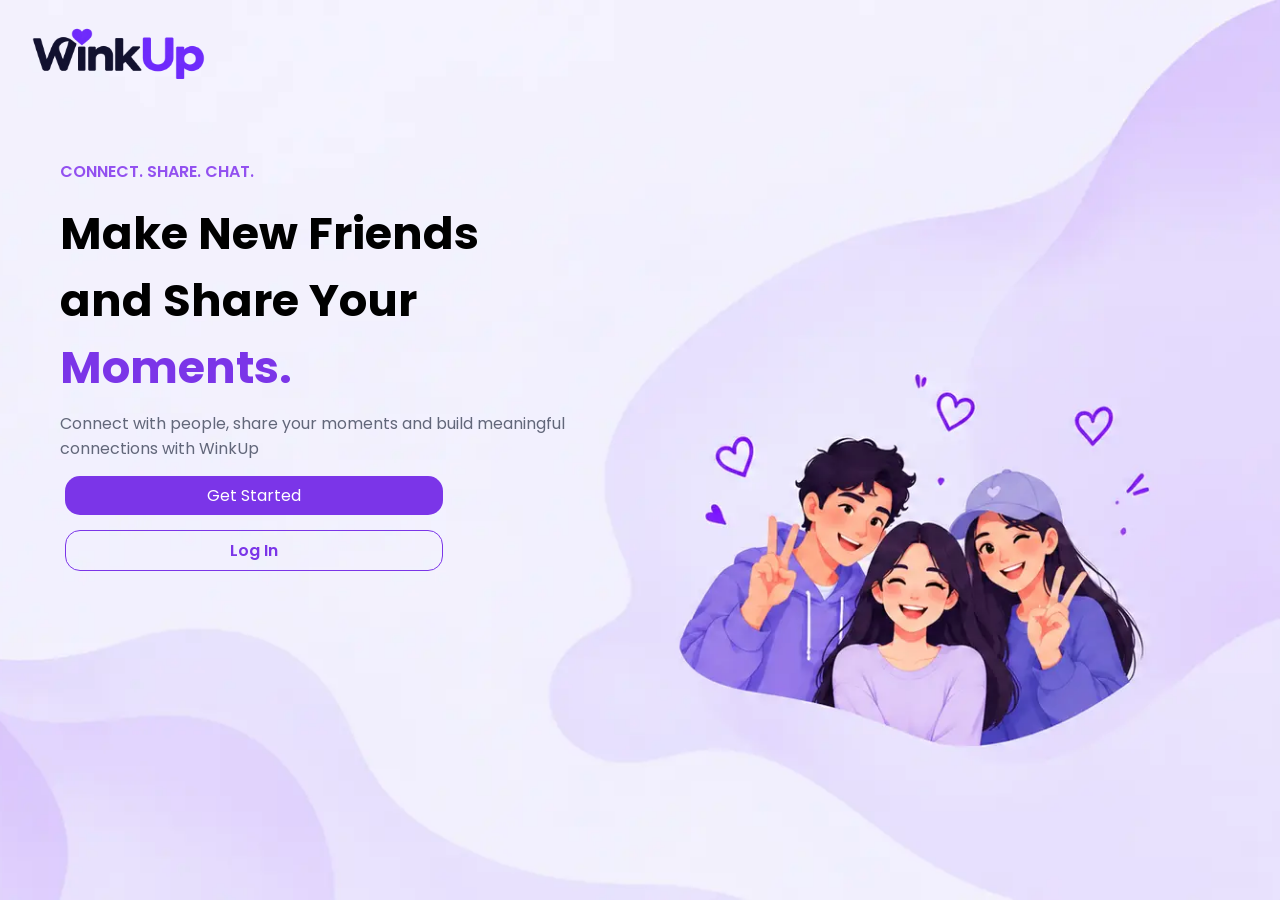
<file: index.html>
<!DOCTYPE html>
<html lang="en">

<head>
    <meta charset="UTF-8">
    <meta name="viewport" content="width=device-width, initial-scale=1.0">
    <title>WinkUp</title>
    <link rel="stylesheet" href="css/welcome.css">
    <link rel="preconnect" href="https://fonts.googleapis.com">
    <link rel="preconnect" href="https://fonts.gstatic.com" crossorigin>
    <link href="https://fonts.googleapis.com/css2?family=Poppins:wght@400;500;600;700&display=swap" rel="stylesheet">
</head>

<body>
    <div class="container">
        <div>
            <img class="bg" src="images/landingpagemobilebg.webp" alt="background">
            <header>
                <a href="#top">
                    <img src="images/winkuplogo.webp" class="logo" alt="winkuplogo">
                </a>
            </header>
        </div>
        <main>
            <p>CONNECT. SHARE. CHAT.</p>
            <h1>Make New Friends and Share Your <span>Moments.</span></h1>
            <p>Connect with people, share your moments and build meaningful connections with WinkUp</p>
            <div class="btn">
                <a href="html/signup.html">Get Started</a>
                <a href="html/login.html">Log In</a>
            </div>
        </main>
    </div>
</body>

</html>
</file>
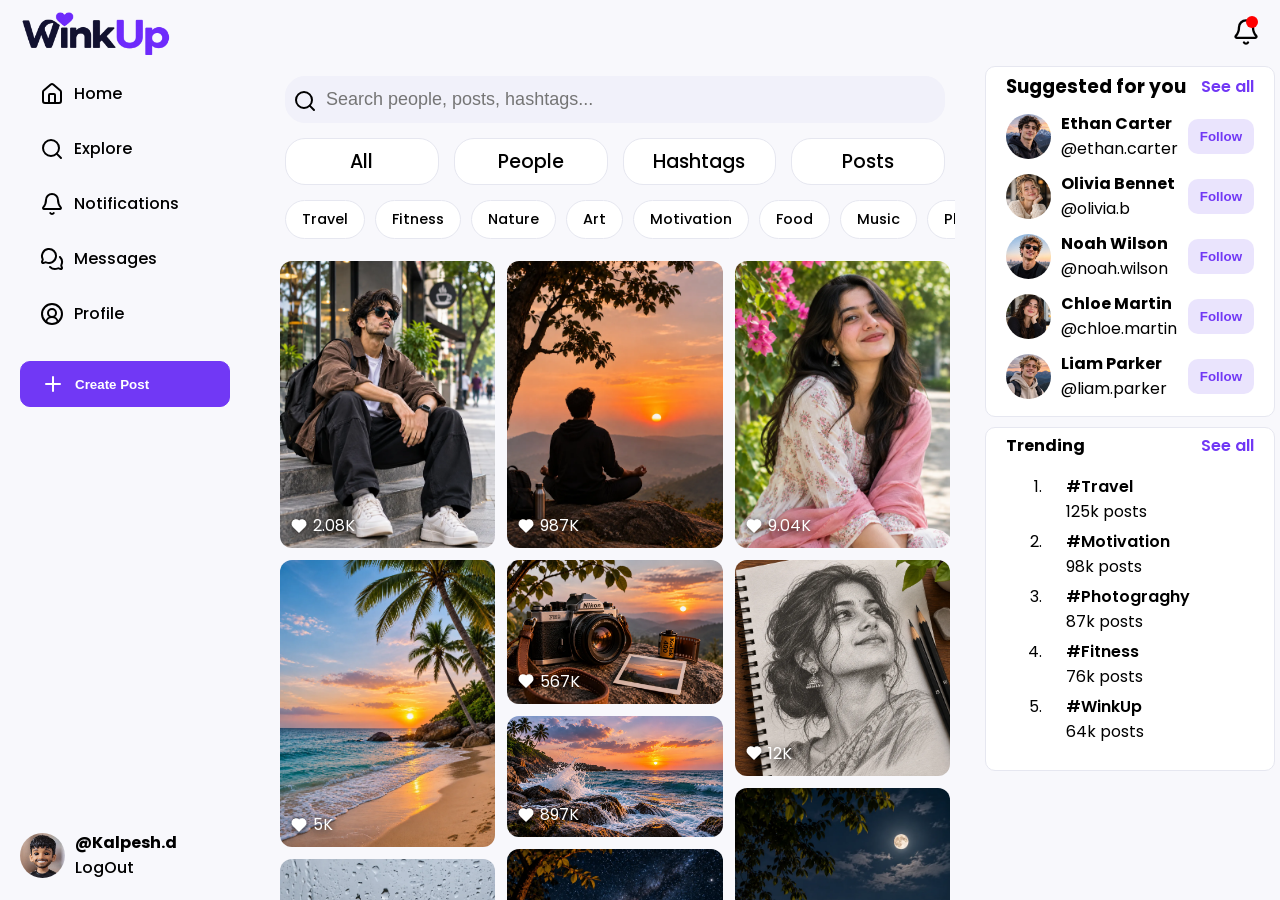
<file: html/explore.html>
<!DOCTYPE html>
<html lang="en">

<head>
    <meta charset="UTF-8">
    <meta name="viewport" content="width=device-width, initial-scale=1.0">
    <title>WinKUP</title>
    <link href="../css/explore.css" rel="stylesheet">
    <link rel="preconnect" href="https://fonts.googleapis.com">
    <link rel="preconnect" href="https://fonts.gstatic.com" crossorigin>
    <link href="https://fonts.googleapis.com/css2?family=Poppins:wght@400;500;600;700&display=swap" rel="stylesheet">
</head>

<body>


    <header class="pcheader">
        <img src="../images/winkuplogo.webp" class="logo" alt="winkuplogo">
        <div class="notificationicon">
            <img src="../svg/bell.svg" class="bellicon" alt="bellicon">
            <span></span>
        </div>
    </header>
    <div class="pclayout">

        <nav class="navpc">
            <div class="navlink">
                <img src="../svg/house.svg" class="nacimg" alt="navicons">
                <span>Home</span>
            </div>
            <div class="navlink">
                <img src="../svg/search.svg" class="nacimg" alt="navicons">
                <span>Explore</span>
            </div>
            <div class="navlink">
                <img src="../svg/bell.svg" class="nacimg" alt="navicons">
                <span>Notifications</span>
            </div>
            <div class="navlink">
                <img src="../svg/messages-circle.svg" class="nacimg" alt="navicons">
                <span>Messages</span>
            </div>
            <div class="navlink">
                <img src="../svg/circle-user-round.svg" class="nacimg" alt="navicons">
                <span>Profile</span>
            </div>
            <div class="navrow">
                <div class="postcreate">
                    <button type="button" class="createpostbtn">
                        <img src="../svg/plus.svg" class="plusicon" alt="plusicon">
                        Create Post
                    </button>
                </div>
                <div class="profilelogout">
                    <img src="../images/kalpesh.webp" class="navprofile" alt="navimg">
                    <div class="userlogout">
                        <h4>@Kalpesh.d</h4>
                        <a href="">LogOut</a>
                    </div>

                </div>
            </div>
        </nav>
        <div class="secondcolumn">
            <div class="sticky">

                <!-- <header class="mobtabheader">
                    <img src="../images/winkuplogo.webp" class="logo" alt="winkuplogo">
                    <div class="notificationicon">
                        <img src="../svg/bell.svg" class="bellicon" alt="bellicon">
                        <span></span>
                    </div>
                </header> -->
                <div class="searchbell">
                    <div class="searchbar">
                        <img src="../svg/search.svg" class="searchicon" alt="searchicon">
                        <input type="text" name="search" placeholder="Search people, posts, hashtags...">
                    </div>
                    <div class="notificationiconmobile">
                        <img src="../svg/bell.svg" class="bellicon" alt="bellicon">
                        <span></span>
                    </div>

                </div>
                <div class="reference">
                    <div class="ref">All</div>
                    <div class="ref">People</div>
                    <div class="ref">Hashtags</div>
                    <div class="ref">Posts</div>
                </div>

                <div class="moodpost">
                    <div class="mood">Travel</div>
                    <div class="mood">Fitness</div>
                    <div class="mood">Nature</div>
                    <div class="mood">Art</div>
                    <div class="mood">Motivation</div>
                    <div class="mood">Food</div>
                    <div class="mood">Music</div>
                    <div class="mood">Photography</div>
                    <div class="mood">Fashion</div>
                    <div class="mood">Gaming</div>
                    <div class="mood">Tech</div>
                    <div class="mood">Memes</div>
                    <div class="mood">Pets</div>
                    <div class="mood">Books</div>
                    <div class="mood">Movies</div>
                </div>
            </div>

            <main>
                <div class="masonry">
                    <div class="post">
                        <img src="../images/explorepage/post1.webp" class="post-images" alt="posts">
                        <div class="wrapper">
                            <img src="../svg/heart-filled.svg" class="heart-filledicon" alt="heart-filledicon">
                            <span>2.08K</span>
                        </div>
                    </div>
                    <div class="post">
                        <img src="../images/explorepage/post2.webp" class="post-images" alt="posts">
                        <div class="wrapper">
                            <img src="../svg/heart-filled.svg" class="heart-filledicon" alt="heart-filledicon">
                            <span>5K</span>
                        </div>
                    </div>
                    <div class="post">
                        <img src="../images/explorepage/post3.webp" class="post-images" alt="posts">
                        <div class="wrapper">
                            <img src="../svg/heart-filled.svg" class="heart-filledicon" alt="heart-filledicon">
                            <span>3.9K</span>
                        </div>
                    </div>
                    <div class="post">
                        <img src="../images/explorepage/post4.webp" class="post-images" alt="posts">
                        <div class="wrapper">
                            <img src="../svg/heart-filled.svg" class="heart-filledicon" alt="heart-filledicon">
                            <span>4.3K</span>
                        </div>
                    </div>
                    <div class="post">
                        <img src="../images/explorepage/post5.webp" class="post-images" alt="posts">
                        <div class="wrapper">
                            <img src="../svg/heart-filled.svg" class="heart-filledicon" alt="heart-filledicon">
                            <span>2.6K</span>
                        </div>
                    </div>
                    <div class="post">
                        <img src="../images/explorepage/post6.webp" class="post-images" alt="posts">
                        <div class="wrapper">
                            <img src="../svg/heart-filled.svg" class="heart-filledicon" alt="heart-filledicon">
                            <span>456K</span>
                        </div>
                    </div>
                    <div class="post">
                        <img src="../images/explorepage/post7.webp" class="post-images" alt="posts">
                        <div class="wrapper">
                            <img src="../svg/heart-filled.svg" class="heart-filledicon" alt="heart-filledicon">
                            <span>96K</span>
                        </div>
                    </div>
                    <div class="post">
                        <img src="../images/explorepage/post8.webp" class="post-images" alt="posts">
                        <div class="wrapper">
                            <img src="../svg/heart-filled.svg" class="heart-filledicon" alt="heart-filledicon">
                            <span>123K</span>
                        </div>
                    </div>
                    <div class="post">
                        <img src="../images/explorepage/post9.webp" class="post-images" alt="posts">
                        <div class="wrapper">
                            <img src="../svg/heart-filled.svg" class="heart-filledicon" alt="heart-filledicon">
                            <span>176K</span>
                        </div>
                    </div>
                    <div class="post">
                        <img src="../images/explorepage/post10.webp" class="post-images" alt="posts">
                        <div class="wrapper">
                            <img src="../svg/heart-filled.svg" class="heart-filledicon" alt="heart-filledicon">
                            <span>356K</span>
                        </div>
                    </div>
                    <div class="post">
                        <img src="../images/explorepage/post11.webp" class="post-images" alt="posts">
                        <div class="wrapper">
                            <img src="../svg/heart-filled.svg" class="heart-filledicon" alt="heart-filledicon">
                            <span>987K</span>
                        </div>
                    </div>
                    <div class="post">
                        <img src="../images/explorepage/post12.webp" class="post-images" alt="posts">
                        <div class="wrapper">
                            <img src="../svg/heart-filled.svg" class="heart-filledicon" alt="heart-filledicon">
                            <span>567K</span>
                        </div>
                    </div>
                    <div class="post">
                        <img src="../images/explorepage/post13.webp" class="post-images" alt="posts">
                        <div class="wrapper">
                            <img src="../svg/heart-filled.svg" class="heart-filledicon" alt="heart-filledicon">
                            <span>897K</span>
                        </div>
                    </div>
                    <div class="post">
                        <img src="../images/explorepage/post14.webp" class="post-images" alt="posts">
                        <div class="wrapper">
                            <img src="../svg/heart-filled.svg" class="heart-filledicon" alt="heart-filledicon">
                            <span>224K</span>
                        </div>
                    </div>
                    <div class="post">
                        <img src="../images/explorepage/post15.webp" class="post-images" alt="posts">
                        <div class="wrapper">
                            <img src="../svg/heart-filled.svg" class="heart-filledicon" alt="heart-filledicon">
                            <span>81K</span>
                        </div>
                    </div>
                    <div class="post">
                        <img src="../images/explorepage/post16.webp" class="post-images" alt="posts">
                        <div class="wrapper">
                            <img src="../svg/heart-filled.svg" class="heart-filledicon" alt="heart-filledicon">
                            <span>7K</span>
                        </div>
                    </div>
                    <div class="post">
                        <img src="../images/explorepage/post17.webp" class="post-images" alt="posts">
                        <div class="wrapper">
                            <img src="../svg/heart-filled.svg" class="heart-filledicon" alt="heart-filledicon">
                            <span>3.4K</span>
                        </div>
                    </div>
                    <div class="post">
                        <img src="../images/explorepage/post18.webp" class="post-images" alt="posts">
                        <div class="wrapper">
                            <img src="../svg/heart-filled.svg" class="heart-filledicon" alt="heart-filledicon">
                            <span>8.9K</span>
                        </div>
                    </div>
                    <div class="post">
                        <img src="../images/explorepage/post19.webp" class="post-images" alt="posts">
                        <div class="wrapper">
                            <img src="../svg/heart-filled.svg" class="heart-filledicon" alt="heart-filledicon">
                            <span>5K</span>
                        </div>
                    </div>
                    <div class="post">
                        <img src="../images/explorepage/post20.webp" class="post-images" alt="posts">
                        <div class="wrapper">
                            <img src="../svg/heart-filled.svg" class="heart-filledicon" alt="heart-filledicon">
                            <span>6.7K</span>
                        </div>
                    </div>
                    <div class="post">
                        <img src="../images/explorepage/post21.webp" class="post-images" alt="posts">
                        <div class="wrapper">
                            <img src="../svg/heart-filled.svg" class="heart-filledicon" alt="heart-filledicon">
                            <span>2.08K</span>
                        </div>
                    </div>
                    <div class="post">
                        <img src="../images/explorepage/post22.webp" class="post-images" alt="posts">
                        <div class="wrapper">
                            <img src="../svg/heart-filled.svg" class="heart-filledicon" alt="heart-filledicon">
                            <span>9.04K</span>
                        </div>
                    </div>
                    <div class="post">
                        <img src="../images/explorepage/post23.webp" class="post-images" alt="posts">
                        <div class="wrapper">
                            <img src="../svg/heart-filled.svg" class="heart-filledicon" alt="heart-filledicon">
                            <span>12K</span>
                        </div>
                    </div>
                    <div class="post">
                        <img src="../images/explorepage/post24.webp" class="post-images" alt="posts">
                        <div class="wrapper">
                            <img src="../svg/heart-filled.svg" class="heart-filledicon" alt="heart-filledicon">
                            <span>4.9K</span>
                        </div>
                    </div>
                    <div class="post">
                        <img src="../images/explorepage/post25.webp" class="post-images" alt="posts">
                        <div class="wrapper">
                            <img src="../svg/heart-filled.svg" class="heart-filledicon" alt="heart-filledicon">
                            <span>6K</span>
                        </div>
                    </div>
                    <div class="post">
                        <img src="../images/explorepage/post26.webp" class="post-images" alt="posts">
                        <div class="wrapper">
                            <img src="../svg/heart-filled.svg" class="heart-filledicon" alt="heart-filledicon">
                            <span>8K</span>
                        </div>
                    </div>
                    <div class="post">
                        <img src="../images/explorepage/post27.webp" class="post-images" alt="posts">
                        <div class="wrapper">
                            <img src="../svg/heart-filled.svg" class="heart-filledicon" alt="heart-filledicon">
                            <span>72K</span>
                        </div>
                    </div>
                    <div class="post">
                        <img src="../images/explorepage/post28.webp" class="post-images" alt="posts">
                        <div class="wrapper">
                            <img src="../svg/heart-filled.svg" class="heart-filledicon" alt="heart-filledicon">
                            <span>33K</span>
                        </div>
                    </div>
                    <div class="post">
                        <img src="../images/explorepage/post29.webp" class="post-images" alt="posts">
                        <div class="wrapper">
                            <img src="../svg/heart-filled.svg" class="heart-filledicon" alt="heart-filledicon">
                            <span>87K</span>
                        </div>
                    </div>
                    <div class="post">
                        <img src="../images/explorepage/post30.webp" class="post-images" alt="posts">
                        <div class="wrapper">
                            <img src="../svg/heart-filled.svg" class="heart-filledicon" alt="heart-filledicon">
                            <span>98K</span>
                        </div>
                    </div>
                </div>
            </main>
        </div>

        <aside>
            <section class="suggestions">
                <div class="r1">
                    <h3>Suggested for you</h3>
                    <a href="#">See all</a>
                </div>
                <div class="r">
                    <img src="../images/ethan.webp" class="suggestedprofileimgs" alt="usersimages">
                    <div class="username">
                        <h4>Ethan Carter</h4>
                        <span>@ethan.carter</span>
                    </div>
                    <button type="button" class="followbtn">Follow</button>
                </div>
                <div class="r">
                    <img src="../images/olivia.webp" class="suggestedprofileimgs" alt="usersimages">
                    <div class="username">
                        <h4>Olivia Bennet</h4>
                        <span>@olivia.b</span>
                    </div>
                    <button type="button" class="followbtn">Follow</button>
                </div>
                <div class="r">
                    <img src="../images/noah.webp" class="suggestedprofileimgs" alt="usersimages">
                    <div class="username">
                        <h4>Noah Wilson</h4>
                        <span>@noah.wilson</span>
                    </div>
                    <button type="button" class="followbtn">Follow</button>
                </div>
                <div class="r">
                    <img src="../images/chloe.webp" class="suggestedprofileimgs" alt="usersimages">
                    <div class="username">
                        <h4>Chloe Martin</h4>
                        <span>@chloe.martin</span>
                    </div>
                    <button type="button" class="followbtn">Follow</button>
                </div>
                <div class="r">
                    <img src="../images/liam.webp" class="suggestedprofileimgs" alt="usersimages">
                    <div class="username">
                        <h4>Liam Parker</h4>
                        <span>@liam.parker</span>
                    </div>
                    <button type="button" class="followbtn">Follow</button>
                </div>

            </section>
            <section class="trending">
                <div class="row1">
                    <h4>Trending</h4>
                    <a href="#">See all</a>
                </div>
                <ol>
                    <li class="list">
                        <span>#Travel</span>
                        <small>125k posts</small>
                    </li>
                    <li class="list">
                        <span>#Motivation</span>
                        <small>98k posts</small>
                    </li>
                    <li class="list">
                        <span>#Photograghy</span>
                        <small>87k posts</small>
                    </li>
                    <li class="list">
                        <span>#Fitness</span>
                        <small>76k posts</small>
                    </li>
                    <li class="list">
                        <span>#WinkUp</span>
                        <small>64k posts</small>
                    </li>
                </ol>
            </section>
        </aside>
    </div>
    <nav class="navbar">
        <img src="../svg/house.svg" alt="icon" class="nav-icons">
        <img src="../svg/search.svg" alt="icon" class="nav-icons">
        <span>+</span>
        <img src="../svg/messages-circle.svg" alt="icon" class="nav-icons">
        <img src="../svg/circle-user-round.svg" alt="icon" class="nav-icons">
    </nav>
</body>

</html>
</file>
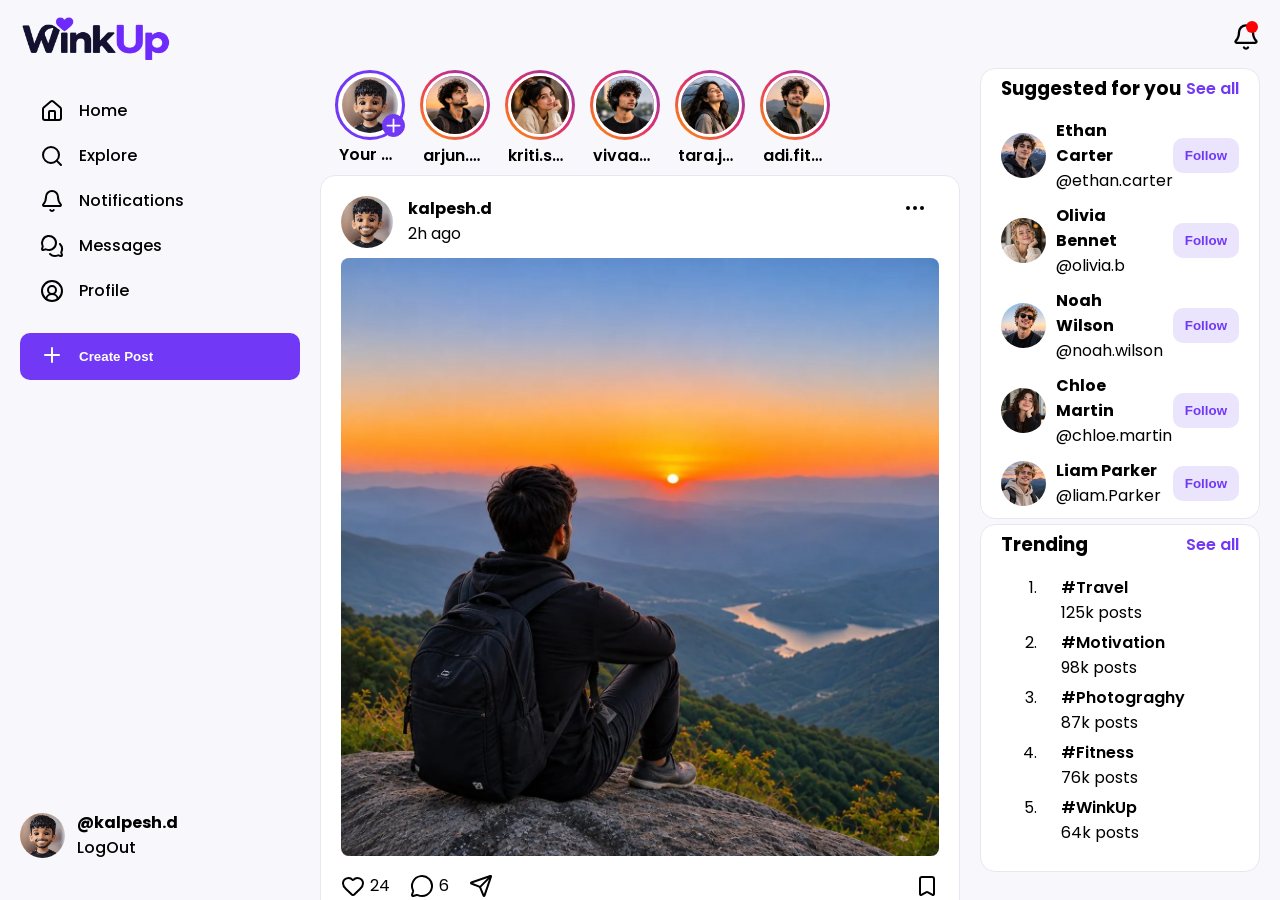
<file: html/home.html>
<!DOCTYPE html>
<html lang="en">

<head>
    <meta charset="UTF-8">
    <meta name="viewport" content="width=device-width, initial-scale=1.0">
    <link href="../css/home.css" rel="stylesheet">
    <link rel="preconnect" href="https://fonts.googleapis.com">
    <link rel="preconnect" href="https://fonts.gstatic.com" crossorigin>
    <link href="https://fonts.googleapis.com/css2?family=Poppins:wght@400;500;600;700&display=swap" rel="stylesheet">
    <title>WinkUp</title>
</head>

<body>
    <header>
        <img src="../images/winkuplogo.webp" class="logo" alt="logo">
        <div class="notificationicon">
            <img src="../svg/bell.svg" class="bellicon" alt="bellicon">
            <span></span>
        </div>
    </header>
    <div class="layout">
        <nav class="navpc">
            <div class="navlinks">
                <img src="../svg/house.svg" alt="navicons">
                <span>Home</span>

            </div>
            <div class="navlinks">
                <img src="../svg/search.svg" alt="navicons">
                <span>Explore</span>

            </div>
            <div class="navlinks">
                <img src="../svg/bell.svg" alt="navicons">
                <span>Notifications</span>
            </div>
            <div class="navlinks">
                <img src="../svg/messages-circle.svg" alt="navicons">
                <span>Messages</span>
            </div>
            <div class="navlinks">
                <img src="../svg/circle-user-round.svg" alt="navicons">
                <span>Profile</span>
            </div>
            <div class="navbottom">
                <div class="navcontent">
                    <button type="button" class="button"><span> <img src="../svg/plus.svg" alt="navicons"></span>Create
                        Post</button>
                </div>
                <div class="navli">
                    <img src="../images/kalpesh.webp" class="navprofileimg" alt="profileImg">
                    <div class="navpro">
                        <h4>@kalpesh.d</h4>
                        <a href="#">LogOut</a>
                    </div>
                </div>
            </div>
        </nav>

        <main>

            <section class="stories">
                <div>
                    <img class="story" src="../images/kalpesh.webp" alt="storiesimg">
                    <img class="plussvg" src="../svg/plus.svg" alt="addicon">
                    <span>Your Story</span>

                </div>
                <div> <img class="story" src="../images/arjun.webp" alt="storiesimg">
                    <span>arjun.dev</span>
                </div>
                <div><img class="story" src="../images/kriti.webp" alt="storiesimg">
                    <span>kriti.sharma</span>
                </div>
                <div>
                    <img class="story" src="../images/vivaan.webp" alt="storiesimg">
                    <span>vivaan.codes</span>
                </div>
                <div><img class="story" src="../images/tara.webp" alt="storiesimg">
                    <span>tara.joshi</span>
                </div>
                <div><img class="story" src="../images/adi.webp" alt="storiesimg">
                    <span>adi.fitness</span>
                </div>
            </section>

            <!-- Feed Section-->

            <section class="feed">
                <article class="post-card">
                    <div class="post-header">
                        <img src="../images/kalpesh.webp" class="post-profilepic" alt="profileImg">
                        <div class="userinfo">
                            <h4>kalpesh.d</h4>
                            <p>2h ago</p>
                        </div>
                        <img src="../svg/ellipsis.svg" class="ellipsis" alt="ellipsis">
                    </div>

                    <img src="../images/p1.webp" class="postsimgs" alt="post1">
                    <div class="post-action">
                        <div class="heart">
                            <img src="../svg/heart.svg" alt="heart">
                            <span>24</span>
                        </div>
                        <div class="comment">
                            <img src="../svg/message-circle.svg" alt="comment">
                            <span>6</span>
                        </div>
                        <img src="../svg/send.svg" alt="send">
                        <img src="../svg/bookmark.svg" class="save" alt="save">
                    </div>
                    <p class="caption">Sunset vibes 🌅✨</p>
                </article>
                <article class="post-card">
                    <div class="post-header">
                        <img src="../images/adi.webp" class="post-profilepic" alt="profileImg">
                        <div class="userinfo">
                            <h4>adi.fitness</h4>
                            <p>9h ago</p>
                        </div>
                        <img src="../svg/ellipsis.svg" class="ellipsis" alt="ellipsis">
                    </div>

                    <img src="../images/p2.webp" class="postsimgs" alt="post1">
                    <div class="post-action">
                        <div class="heart">
                            <img src="../svg/heart.svg" alt="heart">
                            <span>24</span>
                        </div>
                        <div class="comment">
                            <img src="../svg/message-circle.svg" alt="comment">
                            <span>6</span>
                        </div>
                        <img src="../svg/send.svg" alt="send">
                        <img src="../svg/bookmark.svg" class="save" alt="save">
                    </div>
                    <p class="caption">Slow mornings, warm coffee, peaceful mind.☕</p>
                </article>
                <article class="post-card">
                    <div class="post-header">
                        <img src="../images/arjun.webp" class="post-profilepic" alt="profileImg">
                        <div class="userinfo">
                            <h4>arjun.dev</h4>
                            <p>3h ago</p>
                        </div>
                        <img src="../svg/ellipsis.svg" class="ellipsis" alt="ellipsis">
                    </div>

                    <img src="../images/p6.webp" class="postsimgs" alt="post1">
                    <div class="post-action">
                        <div class="heart">
                            <img src="../svg/heart.svg" alt="heart">
                            <span>24</span>
                        </div>
                        <div class="comment">
                            <img src="../svg/message-circle.svg" alt="comment">
                            <span>6</span>
                        </div>
                        <img src="../svg/send.svg" alt="send">
                        <img src="../svg/bookmark.svg" class="save" alt="save">
                    </div>
                    <p class="caption">Somewhere between the mountains and my dreams.🪂</p>
                </article>
                <article class="post-card">
                    <div class="post-header">
                        <img src="../images/kriti.webp" class="post-profilepic" alt="profileImg">
                        <div class="userinfo">
                            <h4>kriti.sharma</h4>
                            <p>4h ago</p>
                        </div>
                        <img src="../svg/ellipsis.svg" class="ellipsis" alt="ellipsis">
                    </div>

                    <img src="../images/p5.webp" class="postsimgs" alt="post1">
                    <div class="post-action">
                        <div class="heart">
                            <img src="../svg/heart.svg" alt="heart">
                            <span>24</span>
                        </div>
                        <div class="comment">
                            <img src="../svg/message-circle.svg" alt="comment">
                            <span>6</span>
                        </div>
                        <img src="../svg/send.svg" alt="send">
                        <img src="../svg/bookmark.svg" class="save" alt="save">
                    </div>
                    <p class="caption">Lost in the right direction.✨</p>
                </article>
                <article class="post-card">
                    <div class="post-header">
                        <img src="../images/tara.webp" class="post-profilepic" alt="profileImg">
                        <div class="userinfo">
                            <h4>tara.joshi</h4>
                            <p>7h ago</p>
                        </div>
                        <img src="../svg/ellipsis.svg" class="ellipsis" alt="ellipsis">
                    </div>

                    <img src="../images/p4.webp" class="postsimgs" alt="post1">
                    <div class="post-action">
                        <div class="heart">
                            <img src="../svg/heart.svg" class="save" alt="heart">
                            <span>24</span>
                        </div>
                        <div class="comment">
                            <img src="../svg/message-circle.svg" alt="comment">
                            <span>6</span>
                        </div>
                        <img src="../svg/send.svg" alt="send">
                        <img src="../svg/bookmark.svg" class="save" alt="save">
                    </div>
                    <p class="caption">Small steps. Stronger every day.💪</p>
                </article>
                <article class="post-card">
                    <div class="post-header">
                        <img src="../images/vivaan.webp" class="post-profilepic" alt="profileImg">
                        <div class="userinfo">
                            <h4>vivaan.codes</h4>
                            <p>5h ago</p>
                        </div>
                        <img src="../svg/ellipsis.svg" class="ellipsis" alt="ellipsis">
                    </div>

                    <img src="../images/p3.webp" class="postsimgs" alt="post1">
                    <div class="post-action">
                        <div class="heart">
                            <img src="../svg/heart.svg" alt="heart">
                            <span>24</span>
                        </div>
                        <div class="comment">
                            <img src="../svg/message-circle.svg" alt="comment">
                            <span>6</span>
                        </div>
                        <img src="../svg/send.svg" alt="send">
                        <img src="../svg/bookmark.svg" class="save" alt="save">
                    </div>
                    <p class="caption">Collecting moments, not miles🚴</p>
                </article>
            </section>
        </main>
        <nav class="Navbar">
            <img src="../svg/house.svg" alt="navicons">
            <img src="../svg/search.svg" alt="navicons">
            <span>+</span>
            <img src="../svg/messages-circle.svg" alt="navicons">
            <img src="../svg/circle-user-round.svg" alt="navicons">
        </nav>
        <aside>
            <section class="suggestions">
                <div class="suggested">
                    <h3>Suggested for you</h3>
                    <a href="#">See all</a>
                </div>
                <div class="suggested-accounts">
                    <img src="../images/ethan.webp" alt="profilepic">
                    <div class="spanmerge">
                        <h4>Ethan Carter</h4>
                        <span>@ethan.carter</span>
                    </div>
                    <button type="button">Follow</button>
                </div>
                <div class="suggested-accounts">
                    <img src="../images/olivia.webp" alt="profilepic">
                    <div class="spanmerge">
                        <h4>Olivia Bennet</h4>
                        <span>@olivia.b</span>
                    </div>
                    <button type="button">Follow</button>

                </div>
                <div class="suggested-accounts">
                    <img src="../images/noah.webp" alt="profilepic">
                    <div class="spanmerge">
                        <h4>Noah Wilson</h4>
                        <span>@noah.wilson</span>
                    </div>
                    <button type="button">Follow</button>

                </div>
                <div class="suggested-accounts">
                    <img src="../images/chloe.webp" alt="profilepic">
                    <div class="spanmerge">
                        <h4>Chloe Martin</h4>
                        <span>@chloe.martin</span>
                    </div>
                    <button type="button">Follow</button>

                </div>
                <div class="suggested-accounts">
                    <img src="../images/liam.webp" alt="profilepic">
                    <div class="spanmerge">
                        <h4>Liam Parker</h4>
                        <span>@liam.Parker</span>
                    </div>
                    <button type="button">Follow</button>
                </div>
            </section>
            <section class="trending">
                <div class="trendingheader">
                    <h3>Trending</h3>
                    <a href="#">See all</a>
                </div>

                <ol>
                    <li class="list">
                        <span>#Travel</span>
                        <small>125k posts</small>
                    </li>
                    <li class="list">
                        <span>#Motivation</span>
                        <small>98k posts</small>
                    </li>
                    <li class="list">
                        <span>#Photograghy</span>
                        <small>87k posts</small>
                    </li>
                    <li class="list">
                        <span>#Fitness</span>
                        <small>76k posts</small>
                    </li>
                    <li class="list">
                        <span>#WinkUp</span>
                        <small>64k posts</small>
                    </li>
                </ol>

            </section>
        </aside>
    </div>
</body>

</html>
</file>
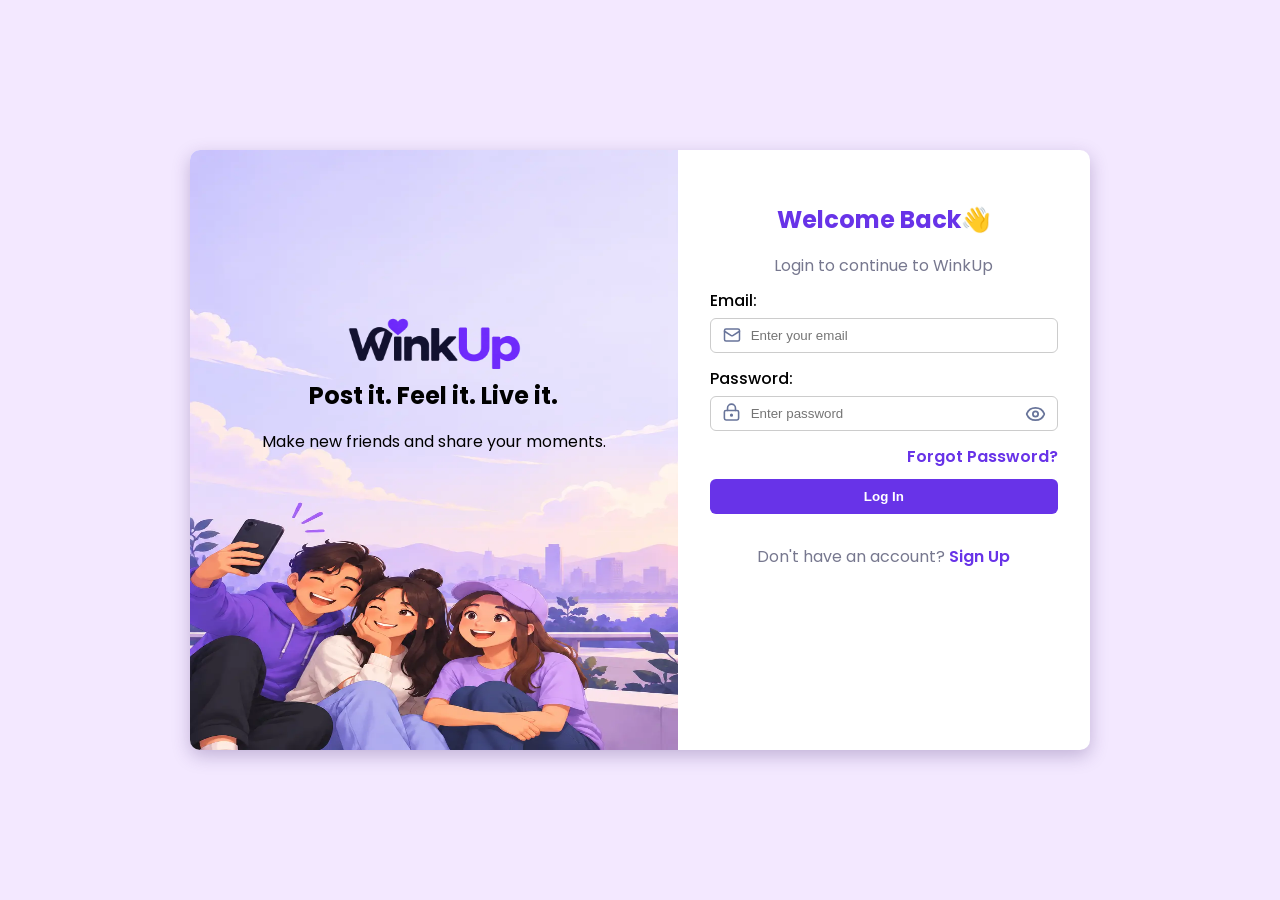
<file: html/login.html>
<!DOCTYPE html>
<html lang="en">

<head>
    <meta charset="UTF-8">
    <meta name="viewport" content="width=device-width, initial-scale=1.0">
    <title>WinkUp</title>
    <link href="../css/login.css" rel="stylesheet">
    <link rel="preconnect" href="https://fonts.googleapis.com">
    <link rel="preconnect" href="https://fonts.gstatic.com" crossorigin>
    <link href="https://fonts.googleapis.com/css2?family=Poppins:wght@400;500;600;700&display=swap" rel="stylesheet">
</head>

<body>
    <main class="main">
        <section class="branding">
            <div class="branding-visual">
                <img class="branding-image" src="../images/bimg.webp" alt="Friends connecting and sharing moments">
                <div class="branding-content">
                    <a href="../index.html">
                        <img src="../images/winkuplogo.webp" class="logo" alt="WinkUp-logo">
                    </a>
                    <h1><span>Post </span>it. Feel it. Live it.</h1>
                    <p>Make new friends and share your moments.</p>

                </div>
            </div>
        </section>
        <section class="authentication">
            <h1>Welcome Back&#128075;</h1>
            <p class="p">Login to continue to WinkUp</p>
            <form class="login-form">
                <label for="email">Email:</label>
                <div class="input-wrapper-e">
                    <svg xmlns="http://www.w3.org/2000/svg" width="24" height="24" viewBox="0 0 24 24" fill="none"
                        stroke="currentColor" stroke-width="2" stroke-linecap="round" stroke-linejoin="round"
                        class="lucide lucide-mail preview-icon">
                        <path d="m22 7-8.991 5.727a2 2 0 0 1-2.009 0L2 7" />
                        <rect x="2" y="4" width="20" height="16" rx="2" />
                    </svg>
                    <input type="email" id="email" placeholder="Enter your email">
                </div>
                <label for="password">Password:</label>
                <div class="input-wrapper-p">
                    <svg xmlns="http://www.w3.org/2000/svg" width="24" height="24" viewBox="0 0 24 24" fill="none"
                        stroke="currentColor" stroke-width="2" stroke-linecap="round" stroke-linejoin="round"
                        class="lucide lucide-lock-keyhole preview-icon">
                        <circle cx="12" cy="16" r="1" />
                        <rect x="3" y="10" width="18" height="12" rx="2" />
                        <path d="M7 10V7a5 5 0 0 1 10 0v3" />
                    </svg>
                    <input type="password" id="password" placeholder="Enter password">
                    <svg xmlns="http://www.w3.org/2000/svg" class="eye" width="24" height="24" viewBox="0 0 24 24"
                        fill="none" stroke="currentColor" stroke-width="2" stroke-linecap="round"
                        stroke-linejoin="round" class="lucide lucide-eye preview-icon">
                        <path
                            d="M2.062 12.348a1 1 0 0 1 0-.696 10.75 10.75 0 0 1 19.876 0 1 1 0 0 1 0 .696 10.75 10.75 0 0 1-19.876 0" />
                        <circle cx="12" cy="12" r="3" />
                    </svg>
                    <!-- <svg xmlns="http://www.w3.org/2000/svg" class="eye-off" width="24" height="24" viewBox="0 0 24 24" fill="none" stroke="currentColor" stroke-width="2" stroke-linecap="round" stroke-linejoin="round" class="lucide lucide-eye-off preview-icon"><path d="M10.733 5.076a10.744 10.744 0 0 1 11.205 6.575 1 1 0 0 1 0 .696 10.747 10.747 0 0 1-1.444 2.49"/><path d="M14.084 14.158a3 3 0 0 1-4.242-4.242"/><path d="M17.479 17.499a10.75 10.75 0 0 1-15.417-5.151 1 1 0 0 1 0-.696 10.75 10.75 0 0 1 4.446-5.143"/><path d="m2 2 20 20"/></svg> -->
                </div>
                <a href="#">Forgot Password?</a>
                <button type="submit"> Log In </button>
            </form>
            <!-- <div class="divider">

                <span></span>
                <p>OR</p> 
                <span></span>
            </div> -->
            <p class="para">Don't have an account? <a href="../html/signup.html">Sign Up</a></p>
        </section>
    </main>
</body>

</html>
</file>
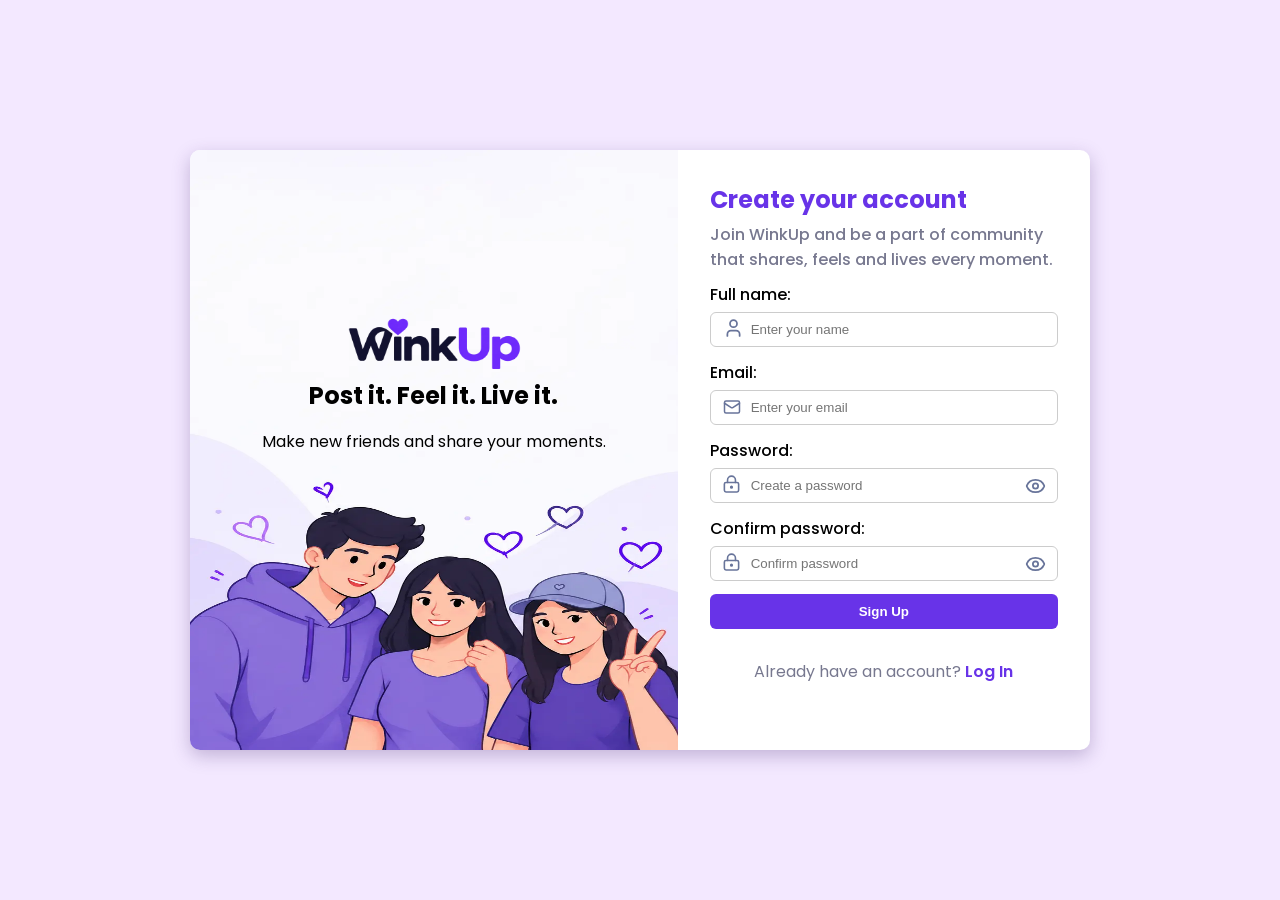
<file: html/signup.html>
<!DOCTYPE html>
<html lang="en">

<head>
    <meta charset="UTF-8">
    <meta name="viewport" content="width=device-width, initial-scale=1.0">
    <title>WinkUp</title>
    <link href="../css/signup.css" rel="stylesheet">
    <link rel="preconnect" href="https://fonts.googleapis.com">
    <link rel="preconnect" href="https://fonts.gstatic.com" crossorigin>
    <link href="https://fonts.googleapis.com/css2?family=Poppins:wght@400;500;600;700&display=swap" rel="stylesheet">
</head>

<body>
    <main class="main">
        <section class="branding">
            <div class="branding-visual">
                <img class="branding-image" src="../images/branding.webp" alt="Friends connecting and sharing moments">
                <div class="branding-content">
                    <a href="../index.html">
                        <img src="../images/winkuplogo.webp" class="s-logo" alt="WinkUp-logo">
                    </a>
                    <h1><span>Post </span>it. Feel it. Live it.</h1>
                    <p>Make new friends and share your moments.</p>

                </div>
            </div>
        </section>
        <section class="authentication">
            <img src="../images/winkuplogo.webp" class="s-logo" alt="WinkUp-logo">
            <h2>Create your account</h2>
            <p class="sp">Join WinkUp and be a part of community that shares, feels and lives every moment.</p>
            <form class="login-form">
                <label for="name">Full name:</label>
                <div class="fname">
                    <svg xmlns="http://www.w3.org/2000/svg" class="user" width="24" height="24" viewBox="0 0 24 24"
                        fill="none" stroke="currentColor" stroke-width="2" stroke-linecap="round"
                        stroke-linejoin="round" class="lucide lucide-user preview-icon">
                        <path d="M19 21v-2a4 4 0 0 0-4-4H9a4 4 0 0 0-4 4v2" />
                        <circle cx="12" cy="7" r="4" />
                    </svg>
                    <input type="text" id="name" placeholder="Enter your name">
                </div>
                <label for="email">Email:</label>
                <div class="input-wrapper-e">
                    <svg xmlns="http://www.w3.org/2000/svg" width="24" height="24" viewBox="0 0 24 24" fill="none"
                        stroke="currentColor" stroke-width="2" stroke-linecap="round" stroke-linejoin="round"
                        class="lucide lucide-mail preview-icon">
                        <path d="m22 7-8.991 5.727a2 2 0 0 1-2.009 0L2 7" />
                        <rect x="2" y="4" width="20" height="16" rx="2" />
                    </svg>
                    <input type="email" id="email" placeholder="Enter your email">
                </div>
                <label for="password">Password:</label>
                <div class="input-wrapper-p">
                    <svg xmlns="http://www.w3.org/2000/svg" width="24" height="24" viewBox="0 0 24 24" fill="none"
                        stroke="currentColor" stroke-width="2" stroke-linecap="round" stroke-linejoin="round"
                        class="lucide lucide-lock-keyhole preview-icon">
                        <circle cx="12" cy="16" r="1" />
                        <rect x="3" y="10" width="18" height="12" rx="2" />
                        <path d="M7 10V7a5 5 0 0 1 10 0v3" />
                    </svg>
                    <input type="password" id="password" placeholder="Create a password">
                    <svg xmlns="http://www.w3.org/2000/svg" class="eye" width="24" height="24" viewBox="0 0 24 24"
                        fill="none" stroke="currentColor" stroke-width="2" stroke-linecap="round"
                        stroke-linejoin="round" class="lucide lucide-eye preview-icon">
                        <path
                            d="M2.062 12.348a1 1 0 0 1 0-.696 10.75 10.75 0 0 1 19.876 0 1 1 0 0 1 0 .696 10.75 10.75 0 0 1-19.876 0" />
                        <circle cx="12" cy="12" r="3" />
                    </svg>
                    <!-- <svg xmlns="http://www.w3.org/2000/svg" class="eye-off" width="24" height="24" viewBox="0 0 24 24" fill="none" stroke="currentColor" stroke-width="2" stroke-linecap="round" stroke-linejoin="round" class="lucide lucide-eye-off preview-icon"><path d="M10.733 5.076a10.744 10.744 0 0 1 11.205 6.575 1 1 0 0 1 0 .696 10.747 10.747 0 0 1-1.444 2.49"/><path d="M14.084 14.158a3 3 0 0 1-4.242-4.242"/><path d="M17.479 17.499a10.75 10.75 0 0 1-15.417-5.151 1 1 0 0 1 0-.696 10.75 10.75 0 0 1 4.446-5.143"/><path d="m2 2 20 20"/></svg> -->
                </div>
                <label for="cpassword">Confirm password:</label>
                <div class="input-wrapper-p">
                    <svg xmlns="http://www.w3.org/2000/svg" width="24" height="24" viewBox="0 0 24 24" fill="none"
                        stroke="currentColor" stroke-width="2" stroke-linecap="round" stroke-linejoin="round"
                        class="lucide lucide-lock-keyhole preview-icon">
                        <circle cx="12" cy="16" r="1" />
                        <rect x="3" y="10" width="18" height="12" rx="2" />
                        <path d="M7 10V7a5 5 0 0 1 10 0v3" />
                    </svg>
                    <input type="cpassword" id="cpassword" placeholder="Confirm password">
                    <svg xmlns="http://www.w3.org/2000/svg" class="eye" width="24" height="24" viewBox="0 0 24 24"
                        fill="none" stroke="currentColor" stroke-width="2" stroke-linecap="round"
                        stroke-linejoin="round" class="lucide lucide-eye preview-icon">
                        <path
                            d="M2.062 12.348a1 1 0 0 1 0-.696 10.75 10.75 0 0 1 19.876 0 1 1 0 0 1 0 .696 10.75 10.75 0 0 1-19.876 0" />
                        <circle cx="12" cy="12" r="3" />
                    </svg>
                    <!-- <svg xmlns="http://www.w3.org/2000/svg" class="eye-off" width="24" height="24" viewBox="0 0 24 24" fill="none" stroke="currentColor" stroke-width="2" stroke-linecap="round" stroke-linejoin="round" class="lucide lucide-eye-off preview-icon"><path d="M10.733 5.076a10.744 10.744 0 0 1 11.205 6.575 1 1 0 0 1 0 .696 10.747 10.747 0 0 1-1.444 2.49"/><path d="M14.084 14.158a3 3 0 0 1-4.242-4.242"/><path d="M17.479 17.499a10.75 10.75 0 0 1-15.417-5.151 1 1 0 0 1 0-.696 10.75 10.75 0 0 1 4.446-5.143"/><path d="m2 2 20 20"/></svg> -->
                </div>

                <button type="submit"> Sign Up </button>
            </form>
            <!-- <div class="divider">

                <span></span>
                <p>OR</p>
                <span></span>
            </div> -->
            <p class="s-para">Already have an account? <a href="../html/login.html">Log In</a></p>
        </section>
    </main>
</body>

</html>
</file>
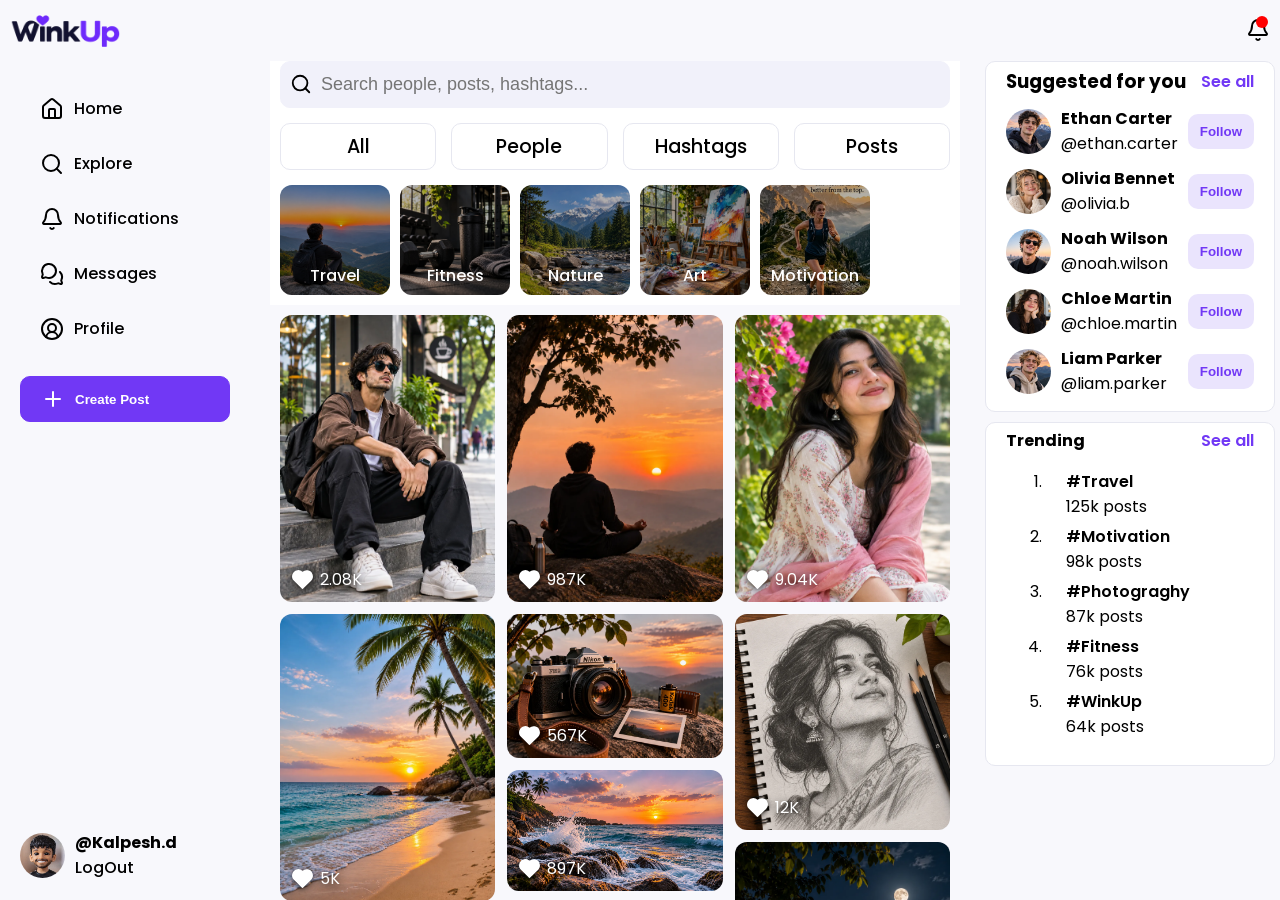
<file: practice/explore.html>
<!DOCTYPE html>
<html lang="en">

<head>
    <meta charset="UTF-8">
    <meta name="viewport" content="width=device-width, initial-scale=1.0">
    <title>WinKUP</title>
    <link href="explore.css" rel="stylesheet">
    <link rel="preconnect" href="https://fonts.googleapis.com">
    <link rel="preconnect" href="https://fonts.gstatic.com" crossorigin>
    <link href="https://fonts.googleapis.com/css2?family=Poppins:wght@400;500;600;700&display=swap" rel="stylesheet">
</head>

<body>


    <header class="pcheader">
        <img src="../images/winkuplogo.webp" class="logo" alt="winkuplogo">
        <div class="notificationicon">
            <img src="../svg/bell.svg" class="bellicon" alt="bellicon">
            <span></span>
        </div>
    </header>
    <div class="pclayout">

        <nav class="navpc">
            <div class="navlink">
                <img src="../svg/house.svg" class="nacimg" alt="navicons">
                <span>Home</span>
            </div>
            <div class="navlink">
                <img src="../svg/search.svg" class="nacimg" alt="navicons">
                <span>Explore</span>
            </div>
            <div class="navlink">
                <img src="../svg/bell.svg" class="nacimg" alt="navicons">
                <span>Notifications</span>
            </div>
            <div class="navlink">
                <img src="../svg/messages-circle.svg" class="nacimg" alt="navicons">
                <span>Messages</span>
            </div>
            <div class="navlink">
                <img src="../svg/circle-user-round.svg" class="nacimg" alt="navicons">
                <span>Profile</span>
            </div>
            <div class="navrow">
                <div class="postcreate">
                    <button type="button" class="createpostbtn">
                        <img src="../svg/plus.svg" class="plusicon" alt="plusicon">
                        Create Post
                    </button>
                </div>
                <div class="profilelogout">
                    <img src="../images/kalpesh.webp" class="navprofile" alt="navimg">
                    <div class="userlogout">
                        <h4>@Kalpesh.d</h4>
                        <a href="">LogOut</a>
                    </div>

                </div>
            </div>
        </nav>
        <div class="secondcolumn">
            <div class="sticky">

                <header class="mobtabheader">
                    <img src="../images/winkuplogo.webp" class="logo" alt="winkuplogo">
                    <div class="notificationicon">
                        <img src="../svg/bell.svg" class="bellicon" alt="bellicon">
                        <span></span>
                    </div>
                </header>
                <div class="searchbar">
                    <img src="../svg/search.svg" class="searchicon" alt="searchicon">
                    <input type="text" name="search" placeholder="Search people, posts, hashtags...">
                </div>
                <div class="reference">
                    <div class="ref">All</div>
                    <div class="ref">People</div>
                    <div class="ref">Hashtags</div>
                    <div class="ref">Posts</div>
                </div>

                <div class="moodpost">
                    <div class="moodselection">
                        <img src="../images/explorepage/travel.webp" class="moodselector" alt="moods">
                        <div class="overlay"></div>
                        <span>Travel</span>
                    </div>
                    <div class="moodselection">
                        <img src="../images/explorepage/fitness.webp" class="moodselector" alt="moods">
                        <div class="overlay"></div>
                        <span>Fitness</span>
                    </div>
                    <div class="moodselection">
                        <img src="../images/explorepage/nature.webp" class="moodselector" alt="moods">
                        <div class="overlay"></div>
                        <span>Nature</span>
                    </div>
                    <div class="moodselection">
                        <img src="../images/explorepage/art.webp" class="moodselector" alt="moods">
                        <div class="overlay"></div>
                        <span>Art</span>
                    </div>
                    <div class="moodselection">
                        <img src="../images/explorepage/motivation.webp" class="moodselector" alt="moods">
                        <div class="overlay"></div>
                        <span>Motivation</span>
                    </div>
                </div>
            </div>

            <main>
                <div class="masonry">
                    <div class="post">
                        <img src="../images/explorepage/post1.webp" class="post-images" alt="posts">
                        <div class="wrapper">
                            <img src="../svg/heart-filled.svg" class="heart-filledicon" alt="heart-filledicon">
                            <span>2.08K</span>
                        </div>
                    </div>
                    <div class="post">
                        <img src="../images/explorepage/post2.webp" class="post-images" alt="posts">
                        <div class="wrapper">
                            <img src="../svg/heart-filled.svg" class="heart-filledicon" alt="heart-filledicon">
                            <span>5K</span>
                        </div>
                    </div>
                    <div class="post">
                        <img src="../images/explorepage/post3.webp" class="post-images" alt="posts">
                        <div class="wrapper">
                            <img src="../svg/heart-filled.svg" class="heart-filledicon" alt="heart-filledicon">
                            <span>3.9K</span>
                        </div>
                    </div>
                    <div class="post">
                        <img src="../images/explorepage/post4.webp" class="post-images" alt="posts">
                        <div class="wrapper">
                            <img src="../svg/heart-filled.svg" class="heart-filledicon" alt="heart-filledicon">
                            <span>4.3K</span>
                        </div>
                    </div>
                    <div class="post">
                        <img src="../images/explorepage/post5.webp" class="post-images" alt="posts">
                        <div class="wrapper">
                            <img src="../svg/heart-filled.svg" class="heart-filledicon" alt="heart-filledicon">
                            <span>2.6K</span>
                        </div>
                    </div>
                    <div class="post">
                        <img src="../images/explorepage/post6.webp" class="post-images" alt="posts">
                        <div class="wrapper">
                            <img src="../svg/heart-filled.svg" class="heart-filledicon" alt="heart-filledicon">
                            <span>456K</span>
                        </div>
                    </div>
                    <div class="post">
                        <img src="../images/explorepage/post7.webp" class="post-images" alt="posts">
                        <div class="wrapper">
                            <img src="../svg/heart-filled.svg" class="heart-filledicon" alt="heart-filledicon">
                            <span>96K</span>
                        </div>
                    </div>
                    <div class="post">
                        <img src="../images/explorepage/post8.webp" class="post-images" alt="posts">
                        <div class="wrapper">
                            <img src="../svg/heart-filled.svg" class="heart-filledicon" alt="heart-filledicon">
                            <span>123K</span>
                        </div>
                    </div>
                    <div class="post">
                        <img src="../images/explorepage/post9.webp" class="post-images" alt="posts">
                        <div class="wrapper">
                            <img src="../svg/heart-filled.svg" class="heart-filledicon" alt="heart-filledicon">
                            <span>176K</span>
                        </div>
                    </div>
                    <div class="post">
                        <img src="../images/explorepage/post10.webp" class="post-images" alt="posts">
                        <div class="wrapper">
                            <img src="../svg/heart-filled.svg" class="heart-filledicon" alt="heart-filledicon">
                            <span>356K</span>
                        </div>
                    </div>
                    <div class="post">
                        <img src="../images/explorepage/post11.webp" class="post-images" alt="posts">
                        <div class="wrapper">
                            <img src="../svg/heart-filled.svg" class="heart-filledicon" alt="heart-filledicon">
                            <span>987K</span>
                        </div>
                    </div>
                    <div class="post">
                        <img src="../images/explorepage/post12.webp" class="post-images" alt="posts">
                        <div class="wrapper">
                            <img src="../svg/heart-filled.svg" class="heart-filledicon" alt="heart-filledicon">
                            <span>567K</span>
                        </div>
                    </div>
                    <div class="post">
                        <img src="../images/explorepage/post13.webp" class="post-images" alt="posts">
                        <div class="wrapper">
                            <img src="../svg/heart-filled.svg" class="heart-filledicon" alt="heart-filledicon">
                            <span>897K</span>
                        </div>
                    </div>
                    <div class="post">
                        <img src="../images/explorepage/post14.webp" class="post-images" alt="posts">
                        <div class="wrapper">
                            <img src="../svg/heart-filled.svg" class="heart-filledicon" alt="heart-filledicon">
                            <span>224K</span>
                        </div>
                    </div>
                    <div class="post">
                        <img src="../images/explorepage/post15.webp" class="post-images" alt="posts">
                        <div class="wrapper">
                            <img src="../svg/heart-filled.svg" class="heart-filledicon" alt="heart-filledicon">
                            <span>81K</span>
                        </div>
                    </div>
                    <div class="post">
                        <img src="../images/explorepage/post16.webp" class="post-images" alt="posts">
                        <div class="wrapper">
                            <img src="../svg/heart-filled.svg" class="heart-filledicon" alt="heart-filledicon">
                            <span>7K</span>
                        </div>
                    </div>
                    <div class="post">
                        <img src="../images/explorepage/post17.webp" class="post-images" alt="posts">
                        <div class="wrapper">
                            <img src="../svg/heart-filled.svg" class="heart-filledicon" alt="heart-filledicon">
                            <span>3.4K</span>
                        </div>
                    </div>
                    <div class="post">
                        <img src="../images/explorepage/post18.webp" class="post-images" alt="posts">
                        <div class="wrapper">
                            <img src="../svg/heart-filled.svg" class="heart-filledicon" alt="heart-filledicon">
                            <span>8.9K</span>
                        </div>
                    </div>
                    <div class="post">
                        <img src="../images/explorepage/post19.webp" class="post-images" alt="posts">
                        <div class="wrapper">
                            <img src="../svg/heart-filled.svg" class="heart-filledicon" alt="heart-filledicon">
                            <span>5K</span>
                        </div>
                    </div>
                    <div class="post">
                        <img src="../images/explorepage/post20.webp" class="post-images" alt="posts">
                        <div class="wrapper">
                            <img src="../svg/heart-filled.svg" class="heart-filledicon" alt="heart-filledicon">
                            <span>6.7K</span>
                        </div>
                    </div>
                    <div class="post">
                        <img src="../images/explorepage/post21.webp" class="post-images" alt="posts">
                        <div class="wrapper">
                            <img src="../svg/heart-filled.svg" class="heart-filledicon" alt="heart-filledicon">
                            <span>2.08K</span>
                        </div>
                    </div>
                    <div class="post">
                        <img src="../images/explorepage/post22.webp" class="post-images" alt="posts">
                        <div class="wrapper">
                            <img src="../svg/heart-filled.svg" class="heart-filledicon" alt="heart-filledicon">
                            <span>9.04K</span>
                        </div>
                    </div>
                    <div class="post">
                        <img src="../images/explorepage/post23.webp" class="post-images" alt="posts">
                        <div class="wrapper">
                            <img src="../svg/heart-filled.svg" class="heart-filledicon" alt="heart-filledicon">
                            <span>12K</span>
                        </div>
                    </div>
                    <div class="post">
                        <img src="../images/explorepage/post24.webp" class="post-images" alt="posts">
                        <div class="wrapper">
                            <img src="../svg/heart-filled.svg" class="heart-filledicon" alt="heart-filledicon">
                            <span>4.9K</span>
                        </div>
                    </div>
                    <div class="post">
                        <img src="../images/explorepage/post25.webp" class="post-images" alt="posts">
                        <div class="wrapper">
                            <img src="../svg/heart-filled.svg" class="heart-filledicon" alt="heart-filledicon">
                            <span>6K</span>
                        </div>
                    </div>
                    <div class="post">
                        <img src="../images/explorepage/post26.webp" class="post-images" alt="posts">
                        <div class="wrapper">
                            <img src="../svg/heart-filled.svg" class="heart-filledicon" alt="heart-filledicon">
                            <span>8K</span>
                        </div>
                    </div>
                    <div class="post">
                        <img src="../images/explorepage/post27.webp" class="post-images" alt="posts">
                        <div class="wrapper">
                            <img src="../svg/heart-filled.svg" class="heart-filledicon" alt="heart-filledicon">
                            <span>72K</span>
                        </div>
                    </div>
                    <div class="post">
                        <img src="../images/explorepage/post28.webp" class="post-images" alt="posts">
                        <div class="wrapper">
                            <img src="../svg/heart-filled.svg" class="heart-filledicon" alt="heart-filledicon">
                            <span>33K</span>
                        </div>
                    </div>
                    <div class="post">
                        <img src="../images/explorepage/post29.webp" class="post-images" alt="posts">
                        <div class="wrapper">
                            <img src="../svg/heart-filled.svg" class="heart-filledicon" alt="heart-filledicon">
                            <span>87K</span>
                        </div>
                    </div>
                    <div class="post">
                        <img src="../images/explorepage/post30.webp" class="post-images" alt="posts">
                        <div class="wrapper">
                            <img src="../svg/heart-filled.svg" class="heart-filledicon" alt="heart-filledicon">
                            <span>98K</span>
                        </div>
                    </div>
                </div>
            </main>
        </div>

        <aside>
            <section class="suggestions">
                <div class="r1">
                    <h3>Suggested for you</h3>
                    <a href="#">See all</a>
                </div>
                <div class="r">
                    <img src="../images/ethan.webp" class="suggestedprofileimgs" alt="usersimages">
                    <div class="username">
                        <h4>Ethan Carter</h4>
                        <span>@ethan.carter</span>
                    </div>
                    <button type="button" class="followbtn">Follow</button>
                </div>
                <div class="r">
                    <img src="../images/olivia.webp" class="suggestedprofileimgs" alt="usersimages">
                    <div class="username">
                        <h4>Olivia Bennet</h4>
                        <span>@olivia.b</span>
                    </div>
                    <button type="button" class="followbtn">Follow</button>
                </div>
                <div class="r">
                    <img src="../images/noah.webp" class="suggestedprofileimgs" alt="usersimages">
                    <div class="username">
                        <h4>Noah Wilson</h4>
                        <span>@noah.wilson</span>
                    </div>
                    <button type="button" class="followbtn">Follow</button>
                </div>
                <div class="r">
                    <img src="../images/chloe.webp" class="suggestedprofileimgs" alt="usersimages">
                    <div class="username">
                        <h4>Chloe Martin</h4>
                        <span>@chloe.martin</span>
                    </div>
                    <button type="button" class="followbtn">Follow</button>
                </div>
                <div class="r">
                    <img src="../images/liam.webp" class="suggestedprofileimgs" alt="usersimages">
                    <div class="username">
                        <h4>Liam Parker</h4>
                        <span>@liam.parker</span>
                    </div>
                    <button type="button" class="followbtn">Follow</button>
                </div>

            </section>
            <section class="trending">
                <div class="row1">
                    <h4>Trending</h4>
                    <a href="#">See all</a>
                </div>
                <ol>
                    <li class="list">
                        <span>#Travel</span>
                        <small>125k posts</small>
                    </li>
                    <li class="list">
                        <span>#Motivation</span>
                        <small>98k posts</small>
                    </li>
                    <li class="list">
                        <span>#Photograghy</span>
                        <small>87k posts</small>
                    </li>
                    <li class="list">
                        <span>#Fitness</span>
                        <small>76k posts</small>
                    </li>
                    <li class="list">
                        <span>#WinkUp</span>
                        <small>64k posts</small>
                    </li>
                </ol>
            </section>
        </aside>
    </div>
    <nav class="navbar">
        <img src="../svg/house.svg" alt="icon" class="nav-icons">
        <img src="../svg/search.svg" alt="icon" class="nav-icons">
        <span>+</span>
        <img src="../svg/messages-circle.svg" alt="icon" class="nav-icons">
        <img src="../svg/circle-user-round.svg" alt="icon" class="nav-icons">
    </nav>
</body>

</html>
</file>
<file: css/welcome.css>
* {
    box-sizing: border-box;
}

body {
    margin: 0;
    background-image: url("../images/landingpagebg.webp");
    background-position: bottom right;
    background-size: cover;
    background-repeat: no-repeat;
    min-height: 100dvh;
    font-family: 'Poppins', sans-serif;
    overflow-y: auto;
    scrollbar-width: none;
    -ms-overflow-style: none;

    body::-webkit-scrollbar {
        display: none;
    }

}

header {
    display: flex;
    justify-content: start;
    padding-left: 30px;
    padding-top: 20px;

}

.loginbtn {
    padding: 5px 20px;
    border-radius: 18px;
    background-color: #6b2cf5;
    color: white;

    font-size: clamp(1rem, 1.2vw, 1.5rem);

}

.logo {
    width: 100%;
    max-width: 175px;
    height: auto;
}

main {
    width: 50%;
    text-align: left;
    padding: 50px;
}

main p:first-child {
    color: #9250f0;
    font-weight: 600;
    margin-left: 10px;
    font-size: clamp(1rem, 1.2vw, 1.5rem);
}

main h1:nth-child(2) {
    margin: 10px;
    font-size: clamp(2rem, 3.5vw, 4rem);


}

main h1 span {
    color: #7b35e8;
}

main p:nth-child(3) {
    margin: 10px;
    color: #62677a;
    font-size: clamp(1rem, 1.2vw, 1.5rem);

}

.btn a:first-child {
    display: block;
    width: 70%;
    padding: 7px 10px;
    background-color: #7b35e8;
    border-radius: 15px;
    color: #ffffff;
    text-decoration: none;
    text-align: center;
    margin: 15px;
    font-size: clamp(1rem, 1.2vw, 1.5rem);

}

.bg {
    display: none;
}

.btn a:nth-child(2) {
    display: block;
    width: 70%;
    padding: 7px 10px;
    color: #7b35e8;
    border-radius: 15px;
    border: 1px solid #7b35e8;
    text-decoration: none;
    text-align: center;
    margin: 15px;
    font-weight: 600;
    font-size: clamp(1rem, 1.2vw, 1.5rem);
}

.btn a:first-child:hover {
    background-color: #4524cc;
    cursor: pointer;

}

.btn a:nth-child(2):hover {
    color: #4524cc;
    border-color: #4524cc;
    cursor: pointer;
}


@media(min-width:1536px) {
    main h1:nth-child(2) {
        font-size: clamp(2rem, 3vw, 4rem);
    }

}

@media(max-width:1024px) and (min-width:601px) and (orientation: portrait) {
    header {
        padding-left: 14px;
        padding-right: 14px;
    }


    main {
        width: 100%;
        text-align: center;
        padding: 20px 50px;
        margin-top: 45px;


    }

    .btn {
        display: flex;
        flex-direction: column;
        align-items: center;
    }

    .logo {
        max-width: 107px;

    }



    main h1:nth-child(2) {

        font-size: clamp(1.5rem, 3vw, 2.5rem);
    }



    main p:first-child,
    main p:nth-child(3) {
        font-size: clamp(1rem, 2vw, 2rem);
    }

    .btn a:first-child,
    .btn a:last-child {
        font-size: clamp(1rem, 2vw, 2rem);
        margin: 10px;
    }

}

@media (max-width:600px) {
    body {
        background-image: none;
        margin: 0;
        padding: 0;
        min-height: 100vh;

    }

    .container {
        width: 100%;
        height: 100dvh;
        margin: 0;
        border-radius: 0;
        display: flex;
        flex-direction: column;

    }

    .container div {
        max-height: 55%;
        position: relative;
    }

    .container header {
        position: absolute;
        top: 1px;
    }

    .bg {
        display: block;
        width: 100%;
        height: 100%;

    }



    .container main {
        max-height: 50%;
    }

    header {
        padding-left: 14px;
        padding-right: 14px;
    }


    main {
        width: 100%;
        text-align: center;
        padding: 0px;
    }

    .btn {
        display: flex;
        flex-direction: column;
        align-items: center;
    }

    .logo {
        max-width: 107px;


    }

    main h1:nth-child(2) {
        font-size: clamp(1.5rem, 2.5vw, 2rem);
    }

    .btn a:nth-child(2) {
        margin: 12px;
    }

    .btn a:first-child {
        margin: 4px;
    }

}
</file>
<file: css/explore.css>
* {
    box-sizing: border-box;
}

html {
    scrollbar-width: none;
}

html::-webkit-scrollbar {
    display: none;
}

body {
    margin: 0;
    padding: 0;
    font-family: 'Poppins', sans-serif;
    background-color: #f8f8fc;
    height: 100dvh;
    display: grid;
    grid-template-rows: minmax(0, 1fr);
    overflow: hidden;
}

.pclayout {
    display: grid;
    grid-template-columns: minmax(0, 1fr);
    grid-template-rows: minmax(0, 1fr);
    min-height: 0;
    overflow: hidden;
}

.secondcolumn {
    display: grid;
    grid-template-columns: minmax(0, 1fr);
    grid-template-rows: auto minmax(0, 1fr);
    min-width: 0;
    min-height: 0;
    overflow: hidden;
}

.sticky {
    min-width: 0;
    padding: 10px 5px 0 5px;
}

.mobtabheader {
    display: flex;
    align-items: center;
    justify-content: space-between;
    padding: 10px 10px 10px 10px;

}

.pcheader {
    display: none;
}

.searchbell {
    display: flex;
    justify-content: space-between;
    width: 100%;

}

.bellicon {
    margin-top: 5px;
    height: 28px;
}

.notificationiconmobile {
    position: relative;
}

.notificationiconmobile span {
    position: absolute;
    width: 12px;
    height: 12px;
    background-color: red;
    border-radius: 50%;
    top: 8%;
    right: 2px;
}



.mobtabheader img {
    width: 100%;
    max-width: 110px;
    height: auto;
}

.searchbar {
    position: relative;
    flex: 1;
    padding: 0 5px 10px 5px;
}

.searchicon {

    position: absolute;
    top: 13px;
    left: 18px;


}

.searchbar input {
    width: 100%;
    padding: 12px 10px 12px 40px;
    font-size: clamp(16px, 3vw, 20px);
    border: 1px solid #f1f1fa;
    border-radius: 20px;
    font-weight: 500;
    background-color: #f1f1fa;

}



main {
    min-width: 0;
    min-height: 0;
    overflow-y: auto;
    overflow-x: hidden;
    overscroll-behavior: contain;
    padding: 10px 10px 90px 10px;
    scrollbar-width: none;
}

main::-webkit-scrollbar {
    display: none;
}

.masonry {
    columns: 2;
    column-gap: 12px;
}

.post-images {
    width: 100%;
    height: auto;
    display: block;
    border-radius: 12px;


}

.post {
    position: relative;
    break-inside: avoid;
    margin-bottom: 12px;
}

.wrapper {
    width: auto;
    position: absolute;
    left: 10px;
    bottom: 10px;
    color: #ffffff;
    display: flex;
    align-items: center;
    gap: 5px;
    /* transform: translate(-10px, 10px); */

}

.heart-filledicon {
    filter: drop-shadow(0 1px 3px rgba(0, 0, 0, 0.8));
    width: clamp(15px, 2.8vw, 18px);
    height: auto;
}

.wrapper span {

    text-shadow: 0 2px 10px black;
    font-size: clamp(8px, 3vw, 16px);
}

.navbar {
    display: flex;
    align-items: center;
    justify-content: space-evenly;
    padding: 15px 0;
    border-top: 1px solid #73778b;
    position: fixed;
    bottom: 0;
    left: 0;
    width: 100%;
    z-index: 1;
    background-color: white;
    border-color: white;

}

.navbar span {
    height: 30px;
    width: 30px;
    border-radius: 50%;
    background-color: #dccbfa;
    display: flex;
    align-items: center;
    font-size: 33px;
    justify-content: center;

}


.navprofile {
    height: 45px;
    width: 45px;
    border-radius: 50%;
    display: block;
    flex-shrink: 0;
    object-fit: cover;
}

.suggestedprofileimgs {
    height: 45px;
    width: 45px;
    border-radius: 50%;
    object-fit: cover;
    display: block;
    flex-shrink: 0;
}

.navpc {
    display: none;
}

aside {
    display: none;
}

.reference {
    display: none;
}

.moodpost {
    display: none;
}



@media(max-width:389px) {
    .ref {
        white-space: nowrap;
        overflow: hidden;
        text-overflow: ellipsis;
        width: 100%;
        min-width: 0;
        max-width: 100%;
        font-size: clamp(0.5em, 3.5vw, 1em);

    }

    .reference {
        padding: 0 10px 15px 10px;
    }

}

@media(min-width:768px) and (max-width:1023px) {
    .masonry {
        columns: 3;
    }
}

@media(min-width:1024px) {

    .masonry {
        columns: 3;
    }

    .navbar {
        display: none;
    }


    @media (min-width: 1024px) {
        body {
            grid-template-rows: auto minmax(0, 1fr);
        }

        .pclayout {
            grid-template-columns: minmax(200px, 250px) minmax(0, 1fr) minmax(250px, 300px);
            gap: 20px;
        }

        main {
            padding-bottom: 20px;
        }

        .masonry {
            columns: 3;
        }

        /* .navbar, .mobtabheader, .navpc, aside wale
       purane rules jaise the waise rakho */
    }


    .logo {
        width: 100%;
        max-width: 150px;
        height: auto;
    }

    .pcheader {
        padding: 5px 20px 5px 20px;
    }

    .mobtabheader {
        display: none;
    }

    .pcheader {
        display: flex;
        align-items: center;
        justify-content: space-between;

    }

    .bellicon {
        margin-top: 5px;
        height: 28px;

    }

    .notificationicon {
        position: relative;
    }

    .notificationicon span {
        position: absolute;
        width: 12px;
        height: 12px;
        background-color: red;
        border-radius: 50%;
        top: 8%;
        right: 2px;
    }

    .notificationiconmobile {
        display: none;
    }

    .reference .pcheader img {
        width: 100%;
        max-width: 110px;
        height: auto;
    }


    .navpc {
        width: 100%;
        display: flex;
        flex-direction: column;
        align-items: center;
        padding: 0 20px 20px 20px;

    }

    .navlink {
        width: 100%;
        display: flex;
        align-items: center;
        justify-content: flex-start;
        gap: 10px;
        padding: 15px 20px;
        font-weight: 500;
        border-radius: 10px;

    }

    .navlink:hover {
        color: #7138F5;
        background-color: #eae4ed;
        font-weight: 600;
    }

    .navrow {
        display: flex;
        flex-direction: column;
        justify-content: space-between;
        margin-top: 20px;

        width: 100%;
        flex: 1;

    }

    .searchbar {
        position: relative;
        flex: 1;
        padding: 0 10px 15px 10px;
    }

    .reference {
        width: 100%;
        display: flex;
        align-items: center;
        justify-content: flex-start;
        padding: 0 10px 15px 10px;
        gap: 15px;

    }

    .ref {
        border: 1px solid #e6e7f0;
        background-color: white;
        border-radius: 20px;
        padding: 8px 10px;
        width: 100%;
        min-width: 0;
        max-width: 100%;
        font-size: clamp(0.8em, 3vw, 1.2em);
        text-align: center;
        font-weight: 500;
    }

    .ref:hover {
        background-color: #7138F5;
        color: #ffffff;
    }

    .createpostbtn {
        width: 100%;
        display: flex;
        align-items: center;
        justify-content: flex-start;
        gap: 10px;
        padding: 10px 20px;
        font-weight: 600;
        color: #ffffff;
        background-color: #7138F5;
        border-radius: 10px;
        border: 1px solid #7138F5;
    }

    .createpostbtn:hover {
        background-color: #8a45ed;
    }

    .profilelogout {
        display: flex;
        justify-content: flex-start;
        align-items: center;
        gap: 10px;


    }

    .userlogout h4 {
        margin: 0;
    }

    .userlogout a {
        text-decoration: none;
        color: black;
        font-weight: 500;
    }

    .userlogout a:hover {
        color: #7138F5;
        cursor: pointer;
    }

    .suggestions {
        border: 1px solid #e6e7f0;
        background-color: #ffffff;
        border-radius: 10px;
        padding: 5px 20px;
    }

    aside {
        display: flex;
        flex-direction: column;
        padding: 0 5px;
        gap: 10px;
    }

    .r1 {
        display: flex;
        justify-content: space-between;
        align-items: center;
        padding-bottom: 10px;

    }

    .r1 a {
        text-decoration: none;
        color: #7138F5;
        font-weight: 600;
    }

    .r {
        width: 100%;
        display: flex;
        justify-content: space-between;
        align-items: center;
        gap: 10px;

        padding-bottom: 10px;

    }

    .followbtn {
        background-color: #eae4fd;
        color: #7138f5;
        padding: 10px 12px;
        border-radius: 10px;
        font-weight: 600;
        border: none;
        flex-shrink: 0;
        white-space: nowrap;
    }

    .followbtn:hover {
        color: white;
        background-color: #7138F5;
    }

    .r1 h3 {
        margin: 0;
    }

    .username h4 {

        margin: 0;
    }

    .username {
        flex: 1;
        min-width: 0;

    }

    .trending {
        border: 1px solid #e6e7f0;
        background-color: #ffffff;
        border-radius: 10px;
        padding: 5px 20px;
    }

    .row1 {
        display: flex;
        justify-content: space-between;
        align-items: center;
    }

    .row1 a {
        text-decoration: none;
        font-weight: 600;
        color: #7138F5;
    }

    .list span {
        display: flex;
        flex-direction: column;
        justify-content: start;
        font-weight: 600;
        padding-left: 20px;
    }

    .list small {
        font-size: 1em;
        padding-left: 20px;
    }

    li {
        padding-bottom: 5px;

    }

    .row1 h4 {
        margin: 0;
    }

    /*  */
    .secondcolumn {
        display: grid;
        grid-template-rows: auto minmax(0, 1fr);
        grid-template-columns: minmax(0, 1fr);
        min-height: 0;
        min-width: 0;
        overflow: hidden;

    }

    .secondcolumn::-webkit-scrollbar {
        display: none;
    }

    .searchbar input {

        font-size: clamp(11px, 1.5vw, 18px);
    }

    .moodpost {
        display: flex;
        gap: 10px;
        padding: 0 10px 12px 10px;
        overflow-x: auto;
        scrollbar-width: none;
    }

    .moodpost::-webkit-scrollbar {
        display: none;
    }

    .mood {
        flex: 0 0 auto;
        padding: 8px 16px;
        border: 1px solid #e6e7f0;
        border-radius: 20px;
        background-color: #ffffff;
        font-size: 0.9em;
        font-weight: 500;
        white-space: nowrap;
        cursor: pointer;
    }

    .mood:hover {
        background-color: #7138F5;
        border-color: #7138F5;
        color: #ffffff;
    }




}
</file>
<file: css/home.css>
* {
    box-sizing: border-box;
}

html {
    scrollbar-width: none;
}

html::-webkit-scrollbar {
    display: none;
}

body {
    margin: 0px;
    padding: 0px;
    font-family: 'Poppins', sans-serif;
    height: 100dvh;
    display: flex;
    flex-direction: column;
    overflow: hidden;

}



header {
    display: flex;
    align-items: center;
    justify-content: space-between;
    padding: 10px 20px 0 20px;
    margin-left: 0px;
    gap: 50px;
    margin-bottom: 2px;

}

.layout {
    flex: 1;
    min-height: 0;
    overflow: hidden;
}

.bellicon {
    margin-top: 5px;
    height: 28px;
}

.notificationicon {
    position: relative;
}

.notificationicon span {
    position: absolute;
    width: 12px;
    height: 12px;
    background-color: red;
    border-radius: 50%;
    top: 8%;
    right: 2px;
}

.logo {
    width: 100%;
    max-width: 110px;
    height: auto;
}

main {
    width: 100%;
    height: 100%;
    min-height: 0;
    overflow-y: auto;
    scrollbar-width: none;
    padding-bottom: 90px;
}

main::-webkit-scrollbar {
    display: none;
}

.stories {
    display: flex;
    justify-content: flex-start;
    padding: 2px 15px 35px 15px;
    gap: 15px;
    overflow-x: scroll;
    scrollbar-width: none;


}

.stories::-webkit-scrollbar {
    display: none;
}

.stories div {
    width: 70px;
    height: 70px;
    padding: 3px;
    border-radius: 50%;
    background: linear-gradient(45deg, #ff9800, #e1306c, #833ab4);
    flex: 0 0 70px;
}

.stories div:first-child {
    background: none;
    padding: 1px;
    border: 3.2px solid #7138f5;
    position: relative;
}

.stories img.story {
    width: 100%;
    height: 100%;
    border: 3px solid white;
    border-radius: 50%;
    object-fit: cover;
    display: block;
}

.stories div span {
    font-size: clamp(0.7em, 2.2vw, 1em);
    font-weight: 600;
    display: block;
    white-space: nowrap;
    text-overflow: ellipsis;
    overflow: hidden;
    padding-top: 6px;
}

.plussvg {
    position: absolute;
    width: 23px;
    height: 23px;
    left: 44px;
    bottom: 0%;
    border: 1px solid #7138f5;
    background-color: #7138f5;
    border-radius: 50%;
}



.feed {
    width: 100%;
    display: grid;
    grid-template-columns: 1fr;
    gap: 20px;


}

.post-card {
    border-top: 1px solid #e0e3eb;
    border-bottom: 1px solid #e0e3eb;
    padding: 20px;
    background-color: #ffffff;
    border: 1px solid #e6e7f0;
    border-radius: 15px;
}

.post-header {
    display: flex;
    position: relative;
    padding-bottom: 10px;

}

.userinfo h4 {
    margin: 0;
    padding-left: 15px;
}

.userinfo p {
    margin: 0;
    padding-left: 15px;
}

.ellipsis {
    position: absolute;
    right: 2%;
}

.post-profilepic {
    height: 52px;
    width: 52px;
    border-radius: 50%;
}

.postsimgs {
    width: 100%;
    aspect-ratio: 1/1;
    object-fit: cover;
    border-radius: 8px;
    margin-bottom: 10px;
}

.post-action {
    display: flex;
    align-items: center;
    justify-content: start;
    gap: 20px;
}

.post-action span {
    text-align: center;
}

.save {
    margin-left: auto;
}

.heart,
.comment {
    display: flex;
    align-items: center;
    gap: 5px;

}

.caption {
    margin-bottom: 0;
}

.Navbar {
    display: flex;
    align-items: center;
    justify-content: space-evenly;
    padding: 15px 0;
    border-top: 1px solid #73778b;
    position: fixed;
    bottom: 0;
    left: 0;
    width: 100%;
    z-index: 1000;
    background-color: white;
    border-color: white;

}

.Navbar span {
    height: 30px;
    width: 30px;
    border-radius: 50%;
    background-color: #dccbfa;
    display: flex;
    align-items: center;
    font-size: 33px;
    justify-content: center;

}

.suggested-accounts img {
    height: 45px;
    width: 45px;
    border-radius: 50%;
    flex-shrink: 0;
    object-fit: cover;
}

.navprofileimg {
    height: 45px;
    width: 45px;
    border-radius: 50%;
}

img {
    max-width: 100%;
}

.navpc {
    display: none;
}

aside {
    display: none;
}

@media(max-width:326px) {
    .KnowingMind input {
        padding: 15px 5px 15px 5px;
    }
}

@media(max-width:1023px) and (min-width:426px) {

    header {
        padding: 10px 20px 2px 20px;

    }

    .logo {
        width: 100%;
        max-width: 140px;
        height: auto;
    }

    .bellicon {
        height: 30px;
    }

    .Navbar img {
        height: 30px;
    }


}

@media (min-width:1024px) {
    body {
        height: 100dvh;
        display: grid;
        grid-template-rows: auto minmax(0, 1fr);
        overflow: hidden;
        background-color: #f8f8fc;

    }

    .layout {
        display: grid;
        grid-template-rows: minmax(0, 1fr);
        grid-template-columns: 1fr 2fr 1fr;
        min-height: 0;
    }

    main {
        overflow-y: auto;
        min-height: 0;
        min-width: 0;
        scrollbar-width: none;
    }

    main::-webkit-scrollbar {
        display: none;
    }


    .Navbar {
        display: none;

    }

    .logo {
        width: 100%;
        max-width: 150px;
        height: auto;
    }

    .navpc {
        display: flex;
        flex-direction: column;
        align-items: flex-start;
        padding: 20px 0;
        margin: 0 20px;


    }

    .navcontent .button {
        background-color: #7138f5;
        display: flex;
        align-items: center;
        justify-content: flex-start;
        padding: 10px 20px;
        width: 100%;
        gap: 15px;
        border-radius: 10px;
        font-weight: 600;
        border: none;
        color: #ffffff;
    }

    .navcontent .button:hover {
        background-color: #8a45ed;
        cursor: pointer;
    }

    .navlinks {
        display: flex;
        justify-content: start;
        align-items: center;
        padding: 10px 20px;
        width: 100%;
        gap: 15px;
        border-radius: 10px;
        font-weight: 500;

    }

    .navbottom {
        display: flex;
        flex-direction: column;
        justify-content: space-between;
        flex: 1;
        padding: 20px 0;
        margin: 0;
        width: 100%;
        font-weight: 500;
    }

    .navlinks:hover {
        background-color: #eae4fd;
        color: #7138f5;
        font-weight: 600;
    }

    .navli {
        display: flex;
        align-items: center;
        gap: 12px;

    }

    .navpro h4 {
        margin: 0;
    }

    .navpro a {
        text-decoration: none;
        font-weight: 500;
        color: black;
    }

    .navpro a:hover {
        color: #7138F5;
        cursor: pointer;
    }

    .navpro {
        display: flex;
        flex-direction: column;
        justify-content: flex-start;
    }





    .KnowingMind input {
        font-size: clamp(0.8em, 2vw, 1.3em);
    }

    aside {
        display: flex;
        flex-direction: column;
        width: 100%;
        padding: 0 20px;
        flex: 1;
        gap: 5px;
    }

    .suggestions {
        padding: 5px 20px;
        background-color: #ffffff;
        border: 1px solid #e6e7f0;
        border-radius: 15px;
    }

    .spanmerge h4 {
        margin: 0;

    }

    .spanmerge {
        flex: 1;
        min-width: 0;
    }

    .suggested-accounts img {
        flex-shrink: 0;
    }

    .suggested-accounts {
        display: flex;
        justify-content: flex-start;
        align-items: center;
        gap: 10px;
        padding: 5px 0px;


    }

    .suggested-accounts button {
        background-color: #eae4fd;
        color: #7138f5;
        padding: 10px 12px;
        border-radius: 10px;
        font-weight: 600;
        border: none;
        margin-left: 2px;
        flex-shrink: 0;
        white-space: nowrap;


    }

    .suggested {
        display: flex;
        justify-content: space-between;
        align-items: center;
        flex: 1;
        padding-bottom: 10px;
    }

    .suggested h3 {
        margin: 0;
    }

    .suggested a {
        text-decoration: none;
        color: #7138f5;
        font-weight: 600;
    }

    .suggested-accounts button:hover {
        color: white;
        background-color: #7138F5;
    }

    .trending {
        padding: 5px 20px;
        background-color: #ffffff;
        border: 1px solid #e6e7f0;
        border-radius: 15px;

    }

    .trendingheader {
        display: flex;
        align-items: center;
        justify-content: space-between;
        flex: 1;

    }

    .trendingheader h3 {
        margin: 0;
    }

    .trendingheader a {
        text-decoration: none;
        color: #7138f5;
        font-weight: 600;
    }

    .list span {
        display: flex;
        flex-direction: column;
        justify-content: start;
        font-weight: 600;
        padding-left: 20px;
    }

    .list small {
        font-size: 1em;
        padding-left: 20px;
    }

    li {
        padding-bottom: 5px;

    }
}
</file>
<file: css/login.css>
* {
    box-sizing: border-box;
}

body {
    margin: 0;
    min-height: 100vh;
    display: flex;
    align-items: center;
    justify-content: center;
    background-color: #f3e8ff;
    font-family: 'Poppins', sans-serif;

}

.main {
    display: flex;
    height: 100vh;
    width: 90%;
    max-width: 900px;
    max-height: 600px;
    border-radius: 10px;
    box-shadow: 0 6px 18px rgba(70, 40, 110, 0.28);
    background-color: #ffffff;
    overflow: hidden;
}

.branding {
    flex: 1.4;

}

.authentication {
    flex: 1;
}

.logo {
    width: 100%;
    display: block;
    margin: 0 auto;
    max-width: 175px;
    height: auto;


}

.branding-visual {
    position: relative;
    height: 100%;
    max-width: 100%;

}

.branding-content {
    position: absolute;
    inset: 0;
    max-width: 100%;
    display: flex;
    flex-direction: column;
    justify-content: center;
    align-items: center;
    text-align: center;
    transform: translateY(-60px);

}

.branding-image {
    display: block;
    width: 100%;
    height: 100%;
}

.branding-content h1 {
    margin-bottom: 0;
    margin-top: 2px;


}


.authentication {
    padding: 32px;
    min-width: 0;

}

.authentication h1 {
    text-align: center;
    margin-bottom: 10px;
    color: #6833e8;
    font-weight: 700;
}

.p {
    text-align: center;
    margin-bottom: 10px;
    font-size: 16px;
    font-weight: 400;
    color: #77788f;
}

label {
    display: block;
    font-size: 1rem;
    margin-bottom: 5px;
    font-weight: 500;
}

input {
    width: 100%;
    border: 1px solid #ccc;
    border-radius: 6px;
    margin-bottom: 13px;
    height: 35px;
    padding-left: 40px;
    font-weight: 400;
    color: #85849c;
    padding-right: 40px;
    transition: background-color 0.3s ease;
}

.login-form a {
    display: block;
    text-align: end;
    text-decoration: none;
    color: #6833e8;
    margin-bottom: 10px;
    font-weight: 600;
    transition: color 0.3s ease;

}

button {
    width: 100%;
    height: 35px;
    border: none;
    border-radius: 6px;
    background-color: #6833e8;
    color: #ffffff;
    font-weight: 600;
    margin-bottom: 10px;
}

/* .divider{
    width:100%;
    display:flex;
    justify-content: center;
    align-items: center;
    color:#85859D;
}
.divider span:first-child{
    border: 1px solid #ddd;
    flex:1;
}
.divider span:nth-child(3){
    border: 1px solid #ddd;
    flex:1;
}
.divider p:nth-child(2){
   padding:0 10px;
} */
.authentication .para {
    display: block;
    margin-top: 20px;
    text-align: center;
    color: #77788f;
    transition: color 0.3s ease;
}

.para a:first-child {
    text-decoration: none;
    font-weight: 600;
    color: #6833e8;
    transition: color 0.3s ease;

}

.input-wrapper-e {
    position: relative;
}

.input-wrapper-e svg {
    position: absolute;
    top: 5px;
    left: 13px;
    width: 18px;
    color: #68749a;
    font-weight: bold;
}

.input-wrapper-p {
    position: relative;
}

.input-wrapper-p svg:first-child {
    position: absolute;
    top: 4px;
    left: 12px;
    width: 19px;
    color: #68749a;
}

.input-wrapper-p svg:nth-child(3) {
    position: absolute;
    top: 6px;
    right: 12px;
    width: 21px;
    color: #68749a;
}

/* .input-wrapper-p svg:nth-child(4){
    position: absolute;
    top: 6px;
    right: 12px;
    width: 21px;
    color: #68749a;
 } */
button:hover {
    background-color: #4524cc;
    cursor: pointer;

}

.login-form a:hover {
    color: #4d20c9;
    text-decoration: underline;
    cursor: pointer;
}

.para a:first-child:hover {
    color: #4d20c9;
    text-decoration: underline;
    cursor: pointer;
}

@media(max-width:600px) {
    body {
        margin: 0;
        padding: 0;
        min-height: 100vh;
        display: block;


    }

    .main {
        width: 100%;
        height: 100vh;
        max-width: none;
        max-height: none;
        margin: 0;
        border-radius: 0;
        display: flex;
        flex-direction: column;
        overflow: hidden;
    }

    .branding {
        max-height: 60%;
    }

    .authentication {
        max-height: 50%;
        padding: 20px;
        background-color: #ffffff;
    }

    .authentication h1,
    .p,
    label {
        display: none;
    }

    .authentication .para {
        margin-top: 2px;
    }
}

@media (max-height:600px) and (orientation: landscape) {
    .main {
        height: auto;
        max-height: none;
        overflow: hidden;
        margin-top: 20px;
        margin-bottom: 20px;
    }

    .branding {
        max-height: none;
    }

    .authentication {
        max-height: none;
    }
}
</file>
<file: css/signup.css>
* {
    box-sizing: border-box;
}

body {
    margin: 0;
    min-height: 100vh;
    display: flex;
    align-items: center;
    justify-content: center;
    background-color: #f3e8ff;
    font-family: 'Poppins', sans-serif;

}

.main {
    display: flex;
    height: 100vh;
    width: 90%;
    max-width: 900px;
    max-height: 600px;
    border-radius: 10px;
    overflow: hidden;
    box-shadow: 0 6px 18px rgba(70, 40, 110, 0.28);
    background-color: #ffffff;

}

.branding {
    flex: 1.4;

}

.authentication {
    flex: 1;
}

.s-logo {
    width: 100%;
    display: block;
    margin: 0 auto;
    max-width: 175px;
    height: auto;
}

.branding-visual {
    position: relative;
    height: 100%;
    max-width: 100%;

}

.branding-content {
    position: absolute;
    inset: 0;
    max-width: 100%;
    display: flex;
    flex-direction: column;
    justify-content: center;
    align-items: center;
    text-align: center;
    transform: translateY(-60px);

}

.branding-image {
    display: block;
    width: 100%;
    height: 100%;
}

.branding-content h1 {
    margin-bottom: 0;
    margin-top: 2px;


}


.authentication {
    padding: 32px;
    min-width: 0;

}

.authentication h2 {
    text-align: left;
    margin-bottom: 5px;
    margin-top: 0px;
    color: #6833e8;
    font-weight: 700;
}

.sp {
    text-align: left;
    margin-top: 5px;
    margin-bottom: 10px;
    font-size: 16px;
    font-weight: 500;
    color: #77788f;
}

label {
    display: block;
    font-size: 1rem;
    margin-bottom: 5px;
    font-weight: 500;
}

input {
    width: 100%;
    border: 1px solid #ccc;
    border-radius: 6px;
    margin-bottom: 13px;
    height: 35px;
    padding-left: 40px;
    font-weight: 500;
    color: #85849c;
    padding-right: 40px;
    transition: background-color 0.3s ease;
    font-weight: 400;
}

.login-form a {
    display: block;
    text-align: end;
    text-decoration: none;
    color: #6833e8;
    margin-bottom: 10px;
    font-weight: 600;
    transition: color 0.3s ease;

}

button {
    width: 100%;
    height: 35px;
    border: none;
    border-radius: 6px;
    background-color: #6833e8;
    color: #ffffff;
    font-weight: 600;
    margin-bottom: 10px;
}

/* .divider {
    width: 100%;
    display: flex;
    justify-content: center;
    align-items: center;
    color: #85859D;
}

.divider span:first-child {
    border: 1px solid #ddd;
    flex: 1;
}

.divider span:nth-child(3) {
    border: 1px solid #ddd;
    flex: 1;
}

.divider p:nth-child(2) {
    padding: 0 10px;
} */

.authentication .s-para {
    display: block;
    margin-top: 20px;
    text-align: center;
    color: #77788f;
    transition: color 0.3s ease;
}

.s-para a:first-child {
    text-decoration: none;
    font-weight: 600;
    color: #6833e8;
    transition: color 0.3s ease;

}

.input-wrapper-e {
    position: relative;
}

.input-wrapper-e svg {
    position: absolute;
    top: 5px;
    left: 13px;
    width: 18px;
    color: #68749a;
    font-weight: bold;
}

.input-wrapper-p {
    position: relative;
}

.input-wrapper-p svg:first-child {
    position: absolute;
    top: 4px;
    left: 12px;
    width: 19px;
    color: #68749a;
}

.input-wrapper-p svg:nth-child(3) {
    position: absolute;
    top: 6px;
    right: 12px;
    width: 21px;
    color: #68749a;
}

/* .input-wrapper-p svg:nth-child(4){
    position: absolute;
    top: 6px;
    right: 12px;
    width: 21px;
    color: #68749a;
 } */
button:hover {
    background-color: #4524cc;
    cursor: pointer;

}

.login-form a:hover {
    color: #4d20c9;
    text-decoration: underline;
    cursor: pointer;
}

.s-para a:first-child:hover {
    color: #4d20c9;
    text-decoration: underline;
    cursor: pointer;
}

.fname {
    position: relative;
}

.fname .user {
    position: absolute;
    top: 4px;
    left: 13px;
    width: 21px;
    color: #68749a;
}

.authentication .s-logo {
    display: none;
}

@media(max-width:600px) {
    body {
        margin: 0;
        padding: 0;
        min-height: 100vh;
        display: block;
    }

    .main {
        width: 100%;
        height: 100vh;
        max-width: none;
        max-height: none;
        margin: 0;
        border-radius: 0;
        display: flex;
        flex-direction: column;
        overflow: hidden;
    }

    .branding {
        display: none;
    }

    .authentication {
        max-height: 100%;
        padding: 20px;
        background-color: #ffffff;
    }

    .authentication h1,
    .p {
        display: none;
    }

    .authentication .s-logo {
        width: 100%;
        display: block;
        margin: 15px auto;
        max-width: 150px;
        height: auto;
    }


    .authentication h2 {
        text-align: center;

    }

    .sp {
        text-align: center;

    }

}

@media (max-height:600px) and (orientation: landscape) {
    .main {
        height: auto;
        max-height: none;
        margin-top: 20px;
        margin-bottom: 20px;
        overflow: hidden;
    }

    .branding {
        max-height: none;

    }

    .authentication {
        max-height: none;
    }
}
</file>
<file: practice/explore.css>
* {
    box-sizing: border-box;
}

html {
    scrollbar-width: none;
}

html::-webkit-scrollbar {
    display: none;
}

body {
    margin: 0;
    padding: 0;
    font-family: 'Poppins', sans-serif;
    background-color: #f8f8fc;
}

.mobtabheader {
    display: flex;
    align-items: center;
    justify-content: space-between;
    padding: 10px 10px 10px 10px;

}

.pcheader {
    display: none;
}

.sticky {
    position: sticky;
    top: 0;
    z-index: 100;
    background-color: white;
}

.bellicon {
    margin-top: 5px;
    height: 28px;
}

.notificationicon {
    position: relative;
}

.notificationicon span {
    position: absolute;
    width: 12px;
    height: 12px;
    background-color: red;
    border-radius: 50%;
    top: 8%;
    right: 2px;
}



.mobtabheader img {
    width: 100%;
    max-width: 110px;
    height: auto;
}

.searchbar {
    position: relative;
    width: 100%;
    padding: 0 10px 15px 10px;
}

.searchicon {

    position: absolute;
    top: 37%;
    left: 20px;
    height: 22px;
    transform: translateY(-50%);

}

.searchbar input {
    width: 100%;
    padding: 12px 10px 12px 40px;
    font-size: clamp(16px, 3vw, 20px);
    border: 1px solid #f1f1fa;
    border-radius: 10px;
    font-weight: 500;
    background-color: #f1f1fa;

}

.reference {
    width: 100%;
    display: flex;
    align-items: center;
    justify-content: flex-start;
    padding: 0 10px 15px 10px;
    gap: 15px;
}

.ref {
    border: 1px solid #e6e7f0;
    border-radius: 10px;
    padding: 8px 10px;
    width: 100%;
    min-width: 0;
    max-width: 100%;
    font-size: clamp(0.8em, 3vw, 1.2em);
    text-align: center;
    font-weight: 500;
}

.ref:hover {
    background-color: #7138F5;
    color: #ffffff;
}

main {
    padding: 10px 10px;

    padding-bottom: 90px;
    scrollbar-width: none;
}

.masonry {
    columns: 2;
    column-gap: 12px;

}

main::-webkit-scrollbar {
    display: none;
}


.post-images {
    width: 100%;
    height: auto;
    display: block;
    border-radius: 12px;


}

.post {
    position: relative;
    break-inside: avoid;
    margin-bottom: 12px;
}

.wrapper {
    width: auto;
    position: absolute;
    left: 10px;
    bottom: 10px;
    color: #ffffff;
    display: flex;
    align-items: center;
    gap: 5px;
    /* transform: translate(-10px, 10px); */

}

.heart-filledicon {
    filter: drop-shadow(0 1px 3px rgba(0, 0, 0, 0.8));
    width: clamp(16px, 5vw, 25px);
    height: auto;
}

.wrapper span {
    /* font-weight: 500; */
    text-shadow: 0 2px 10px black;
    font-size: clamp(8px, 5vw, 16px);
}

.navbar {
    display: flex;
    align-items: center;
    justify-content: space-evenly;
    padding: 15px 0;
    border-top: 1px solid #73778b;
    position: fixed;
    bottom: 0;
    left: 0;
    width: 100%;
    z-index: 1;
    background-color: white;
    border-color: white;

}

.navbar span {
    height: 30px;
    width: 30px;
    border-radius: 50%;
    background-color: #dccbfa;
    display: flex;
    align-items: center;
    font-size: 33px;
    justify-content: center;

}

.moodpost {
    display: flex;
    width: 100%;
    padding: 0 10px 10px 10px;
    justify-content: flex-start;
    align-items: center;
    gap: 10px;
    overflow-x: auto;
    scrollbar-width: none;
}

.moodpost::-webkit-scrollbar {
    display: none;
}


.moodselection {
    flex: 0 0 110px;
    position: relative;
}

.moodselector {
    width: 100%;
    aspect-ratio: 1/1;
    object-fit: cover;
    border-radius: 12px;
    display: block;
    height: 100%;
}

.moodselection span {
    position: absolute;
    text-align: center;
    width: 100%;
    bottom: 7px;
    font-weight: 500;
    color: white;
    z-index: 2;
}

.overlay {
    position: absolute;
    inset: 0;
    background-color: rgba(0, 0, 0, 0.3);
    z-index: 1;
    border-radius: 12px;

}

.navprofile {
    height: 45px;
    width: 45px;
    border-radius: 50%;
    display: block;
    flex-shrink: 0;
    object-fit: cover;
}

.suggestedprofileimgs {
    height: 45px;
    width: 45px;
    border-radius: 50%;
    object-fit: cover;
    display: block;
    flex-shrink: 0;
}

.navpc {
    display: none;
}

aside {
    display: none;
}




@media(max-width:389px) {
    .ref {
        white-space: nowrap;
        overflow: hidden;
        text-overflow: ellipsis;
        width: 100%;
        min-width: 0;
        max-width: 100%;
        font-size: clamp(0.5em, 3.5vw, 1em);

    }

    .reference {
        padding: 0 10px 15px 10px;
    }

}

@media(min-width:768px) and (max-width:1023px) {
    .masonry {
        columns: 3;
    }
}

@media(min-width:1024px) {

    .masonry {
        columns: 3;
    }

    .navbar {
        display: none;
    }


    body {
        height: 100dvh;
        display: grid;
        grid-template-rows: auto minmax(0, 1fr);
        overflow: hidden;
    }

    .pclayout {
        display: grid;
        grid-template-columns: minmax(200px, 250px) minmax(0, 1fr) minmax(250px, 300px);
        gap: 20px;
        grid-template-rows: minmax(0, 1fr);
        overflow: hidden;
        min-height: 0;
    }

    main {
        padding-bottom: 20px;
        overflow-y: auto;
        min-height: 0;
        min-width: 0;
        scrollbar-width: none;
        overflow-x: hidden;
        overscroll-behavior: contain;
    }

    main::-webkit-scrollbar {
        display: none;
    }

    .sticky {
        position: static;
        min-width: 0;
    }

    .logo {
        width: 100%;
        max-width: 150px;
        height: auto;
    }

    .pcheader {
        padding: 5px 20px 5px 20px;
    }

    .mobtabheader {
        display: none;
    }

    .pcheader {
        display: flex;
        align-items: center;
        justify-content: space-between;
        padding: 10px 10px 10px 10px;

    }

    .pcheader img {
        width: 100%;
        max-width: 110px;
        height: auto;
    }


    .navpc {
        width: 100%;
        display: flex;
        flex-direction: column;
        align-items: center;
        padding: 20px;

    }

    .navlink {
        width: 100%;
        display: flex;
        align-items: center;
        justify-content: flex-start;
        gap: 10px;
        padding: 15px 20px;
        font-weight: 500;
        border-radius: 10px;

    }

    .navlink:hover {
        color: #7138F5;
        background-color: #eae4ed;
        font-weight: 600;
    }

    .navrow {
        display: flex;
        flex-direction: column;
        justify-content: space-between;
        margin-top: 20px;

        width: 100%;
        flex: 1;

    }

    .createpostbtn {
        width: 100%;
        display: flex;
        align-items: center;
        justify-content: flex-start;
        gap: 10px;
        padding: 10px 20px;
        font-weight: 600;
        color: #ffffff;
        background-color: #7138F5;
        border-radius: 10px;
        border: 1px solid #7138F5;
    }

    .createpostbtn:hover {
        background-color: #8a45ed;
    }

    .profilelogout {
        display: flex;
        justify-content: flex-start;
        align-items: center;
        gap: 10px;


    }

    .userlogout h4 {
        margin: 0;
    }

    .userlogout a {
        text-decoration: none;
        color: black;
        font-weight: 500;
    }

    .userlogout a:hover {
        color: #7138F5;
        cursor: pointer;
    }

    .suggestions {
        border: 1px solid #e6e7f0;
        background-color: #ffffff;
        border-radius: 10px;
        padding: 5px 20px;
    }

    aside {
        display: flex;
        flex-direction: column;
        padding: 0 5px;
        gap: 10px;
    }

    .r1 {
        display: flex;
        justify-content: space-between;
        align-items: center;
        padding-bottom: 10px;

    }

    .r1 a {
        text-decoration: none;
        color: #7138F5;
        font-weight: 600;
    }

    .r {
        width: 100%;
        display: flex;
        justify-content: space-between;
        align-items: center;
        gap: 10px;

        padding-bottom: 10px;

    }

    .followbtn {
        background-color: #eae4fd;
        color: #7138f5;
        padding: 10px 12px;
        border-radius: 10px;
        font-weight: 600;
        border: none;
        flex-shrink: 0;
        white-space: nowrap;
    }

    .followbtn:hover {
        color: white;
        background-color: #7138F5;
    }

    .r1 h3 {
        margin: 0;
    }

    .username h4 {

        margin: 0;
    }

    .username {
        flex: 1;
        min-width: 0;

    }

    .trending {
        border: 1px solid #e6e7f0;
        background-color: #ffffff;
        border-radius: 10px;
        padding: 5px 20px;
    }

    .row1 {
        display: flex;
        justify-content: space-between;
        align-items: center;
    }

    .row1 a {
        text-decoration: none;
        font-weight: 600;
        color: #7138F5;
    }

    .list span {
        display: flex;
        flex-direction: column;
        justify-content: start;
        font-weight: 600;
        padding-left: 20px;
    }

    .list small {
        font-size: 1em;
        padding-left: 20px;
    }

    li {
        padding-bottom: 5px;

    }

    .row1 h4 {
        margin: 0;
    }

    /*  */
    .secondcolumn {
        display: grid;
        grid-template-rows: auto minmax(0, 1fr);
        grid-template-columns: minmax(0, 1fr);
        min-height: 0;
        min-width: 0;
        overflow: hidden;

    }

    .secondcolumn::-webkit-scrollbar {
        display: none;
    }

    .searchbar input {

        font-size: clamp(11px, 1.5vw, 18px);
    }



}
</file>
